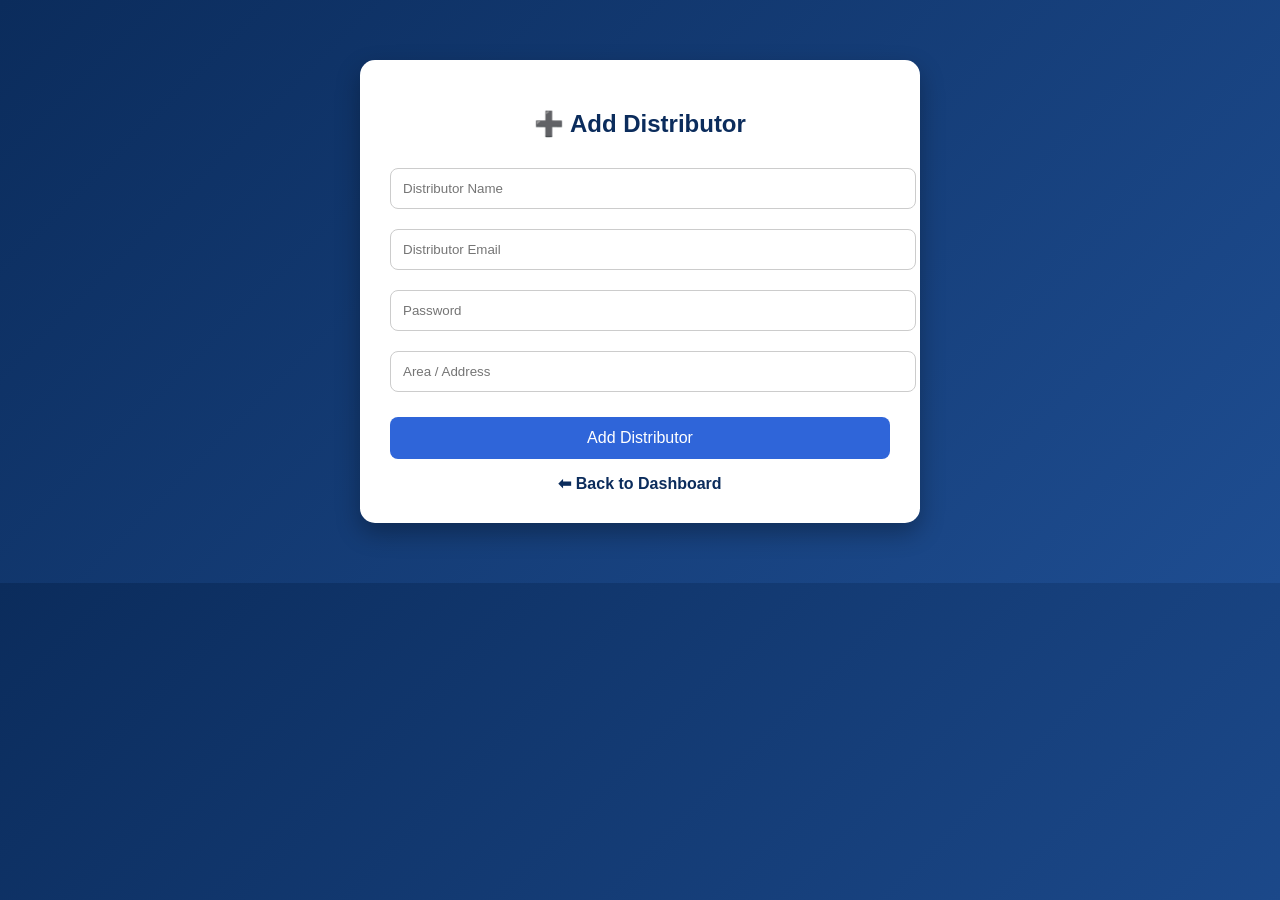
<file: frontend/add-distributor.html>
<!DOCTYPE html>
<html lang="en">
<head>
  <meta charset="UTF-8">
  <title>Add Distributor - LPGChain</title>
  <style>
    body {
      font-family: Arial;
      margin: 0;
      background: linear-gradient(135deg, #0b2c5c, #1e4d91);
      color: white;
    }

    .container {
      max-width: 500px;
      margin: 60px auto;
      background: white;
      color: black;
      padding: 30px;
      border-radius: 15px;
      box-shadow: 0 10px 25px rgba(0,0,0,0.3);
    }

    h2 {
      text-align: center;
      color: #0b2c5c;
    }

    input, select {
      width: 100%;
      padding: 12px;
      margin: 10px 0;
      border-radius: 8px;
      border: 1px solid #ccc;
    }

    button {
      width: 100%;
      padding: 12px;
      background: #2f65d9;
      color: white;
      border: none;
      border-radius: 8px;
      margin-top: 15px;
      cursor: pointer;
      font-size: 16px;
    }

    button:hover {
      background: #1e4fbf;
    }

    .back {
      text-align: center;
      margin-top: 15px;
    }

    .back a {
      color: #0b2c5c;
      text-decoration: none;
      font-weight: bold;
    }
  </style>
</head>
<body>

<div class="container">
  <h2>➕ Add Distributor</h2>

  <form id="distributorForm">
    <input type="text" id="name" placeholder="Distributor Name" required>
    <input type="email" id="email" placeholder="Distributor Email" required>
    <input type="password" id="password" placeholder="Password" required>
    <input type="text" id="area" placeholder="Area / Address" required>

    <button type="submit">Add Distributor</button>
  </form>

  <div class="back">
    <a href="admin-dashboard.html">⬅ Back to Dashboard</a>
  </div>
</div>

<script>
document.getElementById("distributorForm").addEventListener("submit", async function(e) {
  e.preventDefault();

  const data = {
    name: document.getElementById("name").value,
    email: document.getElementById("email").value,
    password: document.getElementById("password").value,
    role: "DISTRIBUTOR"
  };

  try {
    const response = await fetch("http://localhost:8080/api/users/register", {
      method: "POST",
      headers: {
        "Content-Type": "application/json"
      },
      body: JSON.stringify(data)
    });

    const result = await response.text();
    alert(result);

    document.getElementById("distributorForm").reset();

  } catch (error) {
    alert("Error connecting to backend!");
    console.error(error);
  }
});
</script>

</body>
</html>
</file>
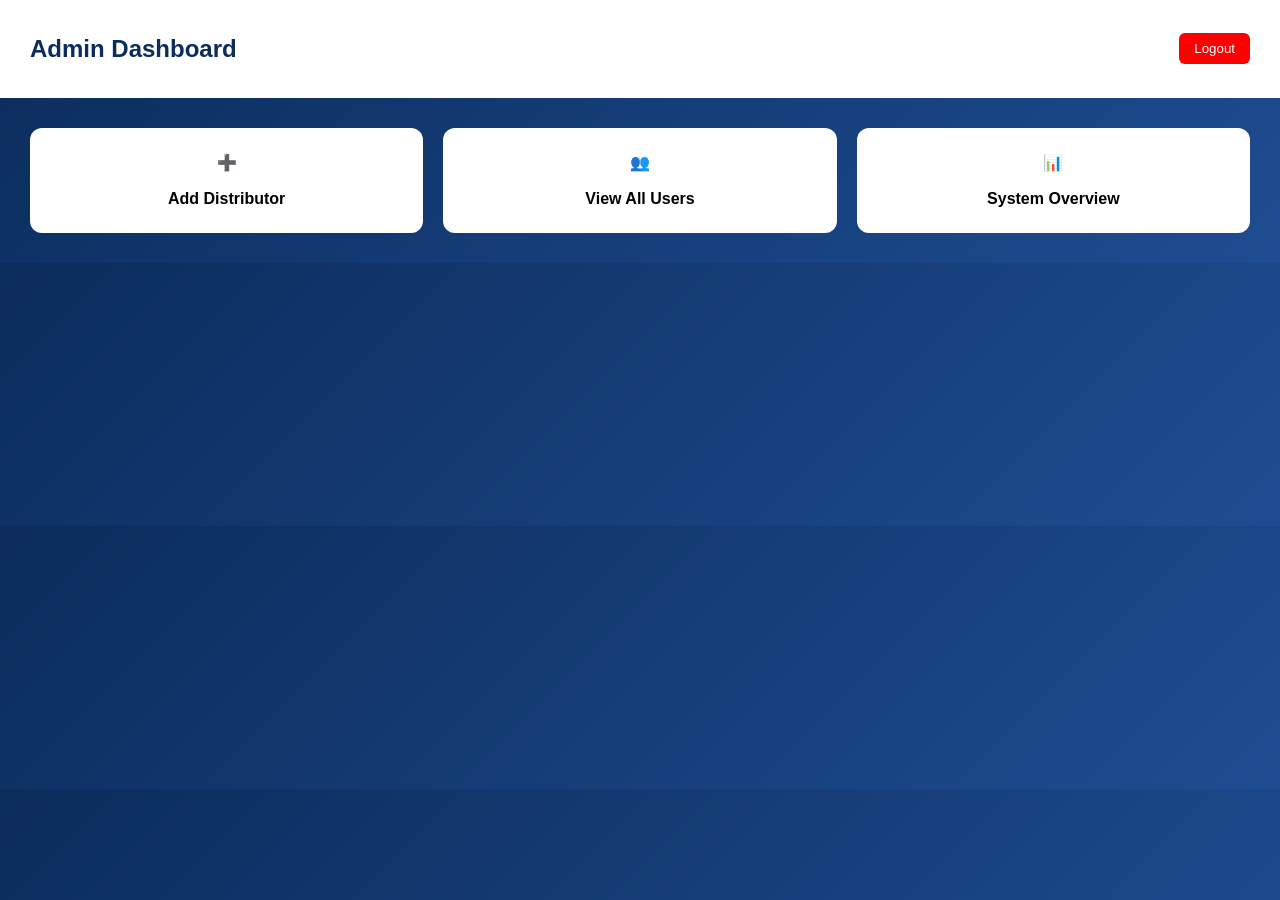
<file: frontend/admin-dashboard.html>
<!DOCTYPE html>
<html lang="en">
<head>
  <meta charset="UTF-8">
  <title>Admin Dashboard - LPGChain</title>
  <style>
    body {
      margin: 0;
      font-family: Arial;
      background: linear-gradient(135deg, #0b2c5c, #1e4d91);
      color: white;
    }

    .header {
      background: white;
      color: #0b2c5c;
      padding: 15px 30px;
      display: flex;
      justify-content: space-between;
      align-items: center;
    }

    .logout-btn {
      background: red;
      color: white;
      border: none;
      padding: 8px 15px;
      border-radius: 6px;
      cursor: pointer;
    }

    .container {
      padding: 30px;
    }

    .grid {
      display: grid;
      grid-template-columns: repeat(auto-fit, minmax(220px,1fr));
      gap: 20px;
    }

    .card {
      background: white;
      color: black;
      padding: 25px;
      border-radius: 12px;
      text-align: center;
      cursor: pointer;
      transition: 0.3s;
    }

    .card:hover {
      transform: translateY(-5px);
    }
  </style>
</head>

<body>

<div class="header">
  <h2>Admin Dashboard</h2>
  <button class="logout-btn" onclick="logout()">Logout</button>
</div>

<div class="container">
  <div class="grid">

    <div class="card" onclick="location.href='add-distributor.html'">
      ➕<br><br>
      <b>Add Distributor</b>
    </div>

    <div class="card">
      👥<br><br>
      <b>View All Users</b>
    </div>

    <div class="card">
      📊<br><br>
      <b>System Overview</b>
    </div>

  </div>
</div>

<script>
function logout(){
  alert("Logged out");
  window.location.href = "login.html";
}
</script>

</body>
</html>
</file>
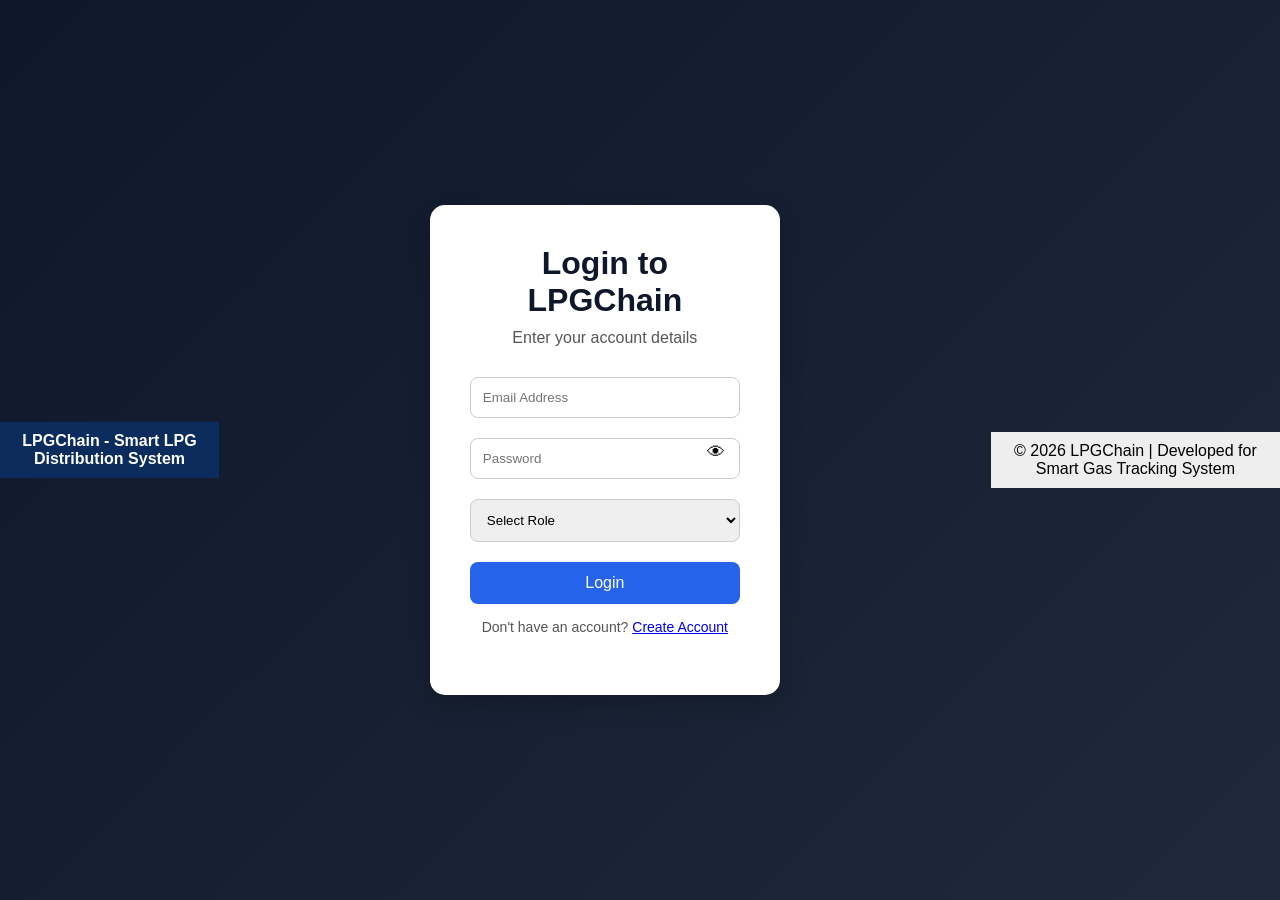
<file: frontend/admin.html>
<!DOCTYPE html>
<html lang="en">
<head>
  <meta charset="UTF-8">
  <meta name="viewport" content="width=device-width, initial-scale=1.0">
  <title>Admin Dashboard - LPGChain</title>
  <link rel="stylesheet" href="styles.css">
</head>
<body>

<script>
  if (localStorage.getItem("role") !== "ADMIN") {
    alert("Access Denied!");
    window.location.href = "login.html";
  }
</script>

<div class="container">
  <div class="login-box" style="max-width: 800px;">
    <h1>Admin Dashboard</h1>
    <p>Monitor LPGChain System</p>

    <div class="section">
      <h2>📊 System Overview</h2>
      <p>Total Customers: 120</p>
      <p>Total Distributors: 8</p>
      <p>Total Orders Today: 34</p>
    </div>

    <div class="section">
      <h2>⚠️ Fraud Alert</h2>
      <p>Distributor A has mismatch of 50 cylinders.</p>
    </div>

    <div class="section">
      <h2>➕ Add Distributor</h2>
      <button onclick="alert('Distributor adding feature coming next!')">Add New Distributor</button>
    </div>

    <div class="section">
      <h2>🧾 Recent Activity</h2>
      <ul style="text-align:left;">
        <li>Customer #102 booked cylinder</li>
        <li>Distributor B updated stock</li>
        <li>Fraud alert generated</li>
      </ul>
    </div>

    <button onclick="logout()" style="margin-top:20px; background:red;">Logout</button>
  </div>
</div>

<script>
  function logout() {
    localStorage.removeItem("role");
    window.location.href = "login.html";
  }
</script>

</body>
</html>
</file>
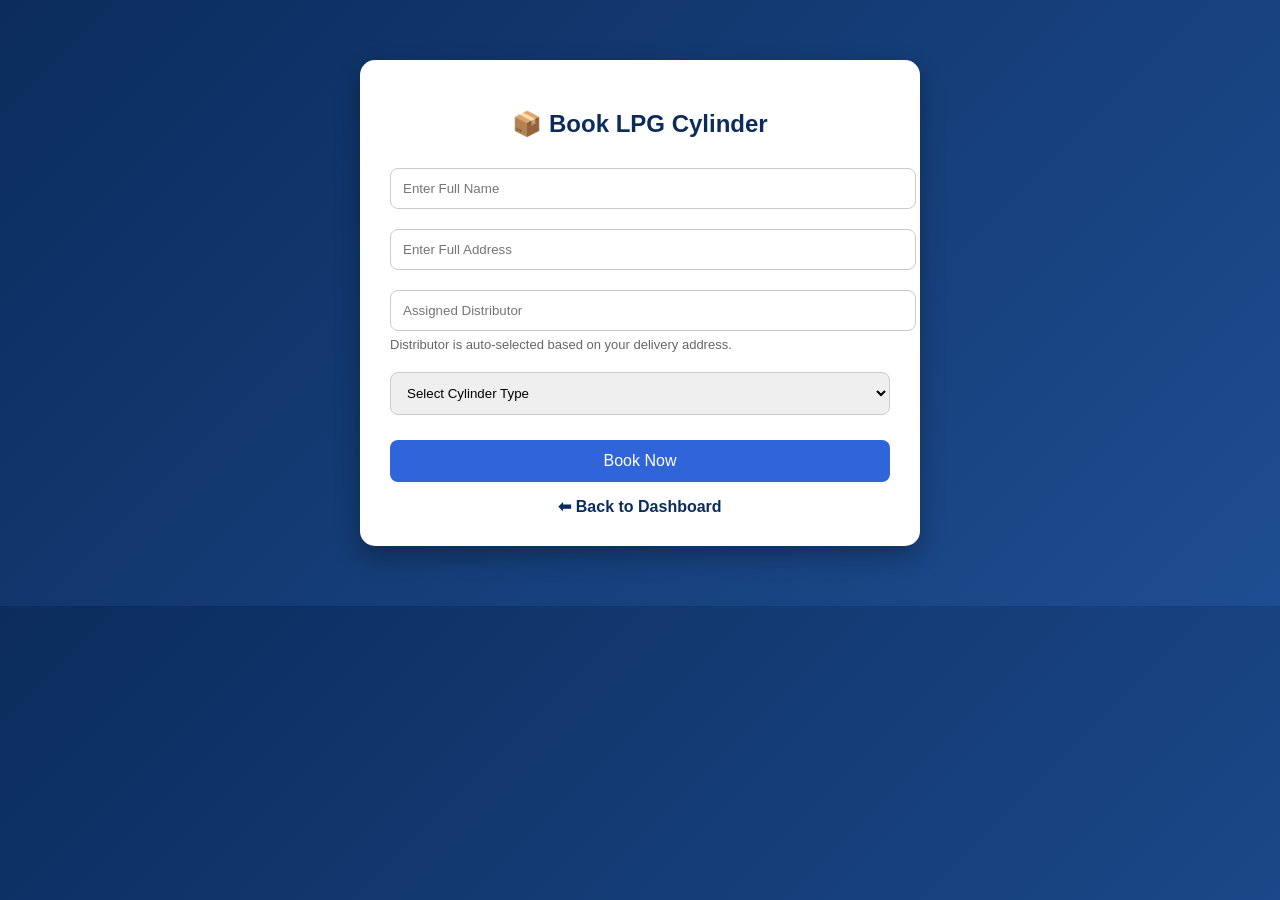
<file: frontend/book-cylinder.html>
<!DOCTYPE html>
<html lang="en">
<head>
  <meta charset="UTF-8">
  <title>Book Cylinder - LPGChain</title>
  <style>
    body {
      font-family: Arial;
      margin: 0;
      background: linear-gradient(135deg, #0b2c5c, #1e4d91);
      color: white;
    }

    .container {
      max-width: 500px;
      margin: 60px auto;
      background: white;
      color: black;
      padding: 30px;
      border-radius: 15px;
      box-shadow: 0 10px 25px rgba(0,0,0,0.3);
    }

    h2 {
      text-align: center;
      color: #0b2c5c;
    }

    input, select {
      width: 100%;
      padding: 12px;
      margin: 10px 0;
      border-radius: 8px;
      border: 1px solid #ccc;
    }

    button {
      width: 100%;
      padding: 12px;
      background: #2f65d9;
      color: white;
      border: none;
      border-radius: 8px;
      margin-top: 15px;
      cursor: pointer;
      font-size: 16px;
    }

    button:hover {
      background: #1e4fbf;
    }

    .back {
      text-align: center;
      margin-top: 15px;
    }

    .back a {
      color: #0b2c5c;
      text-decoration: none;
      font-weight: bold;
    }
  </style>
</head>

<body>

<div class="container">
  <h2>📦 Book LPG Cylinder</h2>

  <form id="bookingForm">
    <input type="text" id="name" placeholder="Enter Full Name" required>

    <input type="text" id="address" placeholder="Enter Full Address" required>
    <input type="text" id="distributor" placeholder="Assigned Distributor" readonly>
    <p style="font-size: 13px; color: #666; margin-top: -4px; margin-bottom: 10px;">Distributor is auto-selected based on your delivery address.</p>

    <select id="type" required>
      <option value="">Select Cylinder Type</option>
      <option value="Domestic">Domestic</option>
      <option value="Commercial">Commercial</option>
    </select>

    <button type="submit">Book Now</button>
  </form>

  <div class="back">
    <a href="customer-dashboard.html">⬅ Back to Dashboard</a>
  </div>
</div>

<script>
  // Infer distributor from free-form address input
  async function inferDistributor() {
    const address = document.getElementById("address").value.trim().toLowerCase();
    const distributorInput = document.getElementById("distributor");
    const knownAreas = ["wakad", "baner", "kharadi", "pimpri", "hinjewadi", "wakad", "pune", "lohegaon"];

    if (!address) {
      distributorInput.value = "";
      return;
    }

    const matchedArea = knownAreas.find(area => address.includes(area));
    if (!matchedArea) {
      distributorInput.value = "Auto assign after booking";
      return;
    }

    try {
      const response = await fetch(`http://localhost:8080/api/bookings/distributor/${encodeURIComponent(matchedArea)}`);
      const distributor = await response.text();
      distributorInput.value = distributor;
    } catch (error) {
      console.error("Error fetching distributor:", error);
      distributorInput.value = "Auto assign after booking";
    }
  }

  document.getElementById("address").addEventListener("blur", inferDistributor);
  document.getElementById("address").addEventListener("input", inferDistributor);

  // Handle form submission
  document.getElementById("bookingForm").addEventListener("submit", async function(e) {
    e.preventDefault();

    const bookingData = {
      name: document.getElementById("name").value,
      address: document.getElementById("address").value,
      type: document.getElementById("type").value,
      distributor: document.getElementById("distributor").value,
      status: "Booked"
    };

    try {
      const response = await fetch("http://localhost:8080/api/bookings/create", {
        method: "POST",
        headers: {
          "Content-Type": "application/json"
        },
        body: JSON.stringify(bookingData)
      });

      const result = await response.text();
      alert(result);

      document.getElementById("bookingForm").reset();
    } catch (error) {
      alert("Error connecting to backend!");
      console.error(error);
    }
  });
</script>

</body>
</html>
</file>
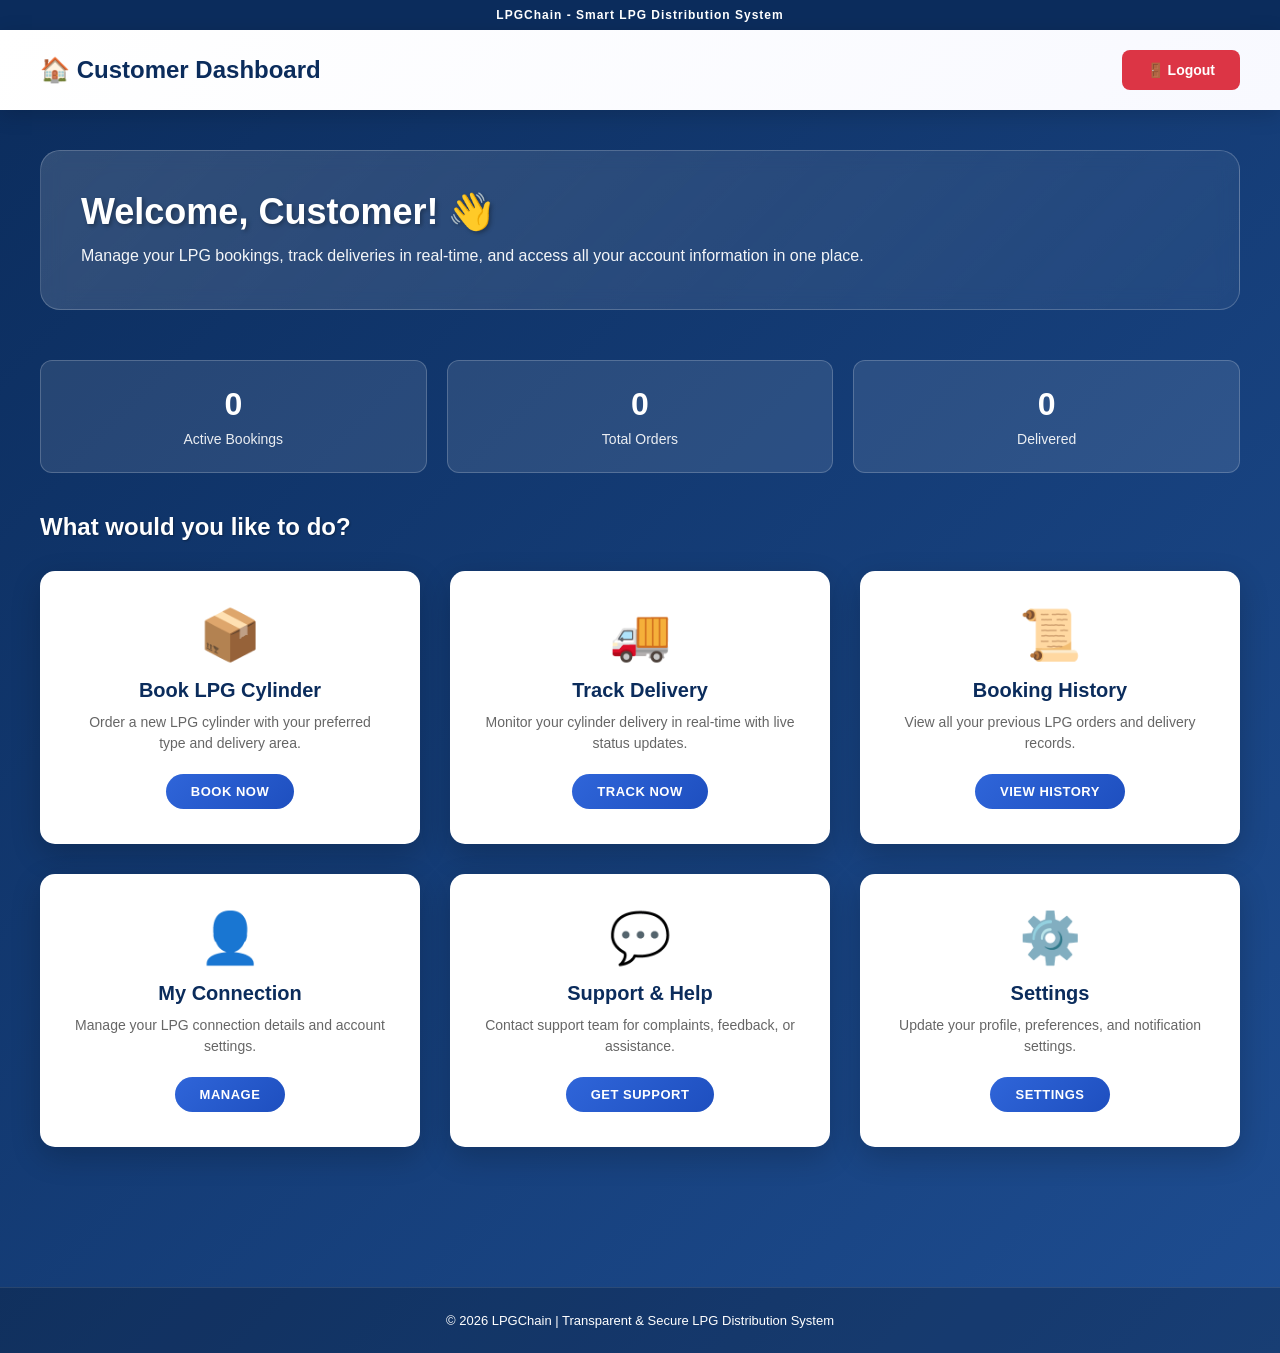
<file: frontend/customer-dashboard.html>
<!DOCTYPE html>
<html lang="en">
<head>
  <meta charset="UTF-8" />
  <meta name="viewport" content="width=device-width, initial-scale=1.0" />
  <title>Customer Dashboard - LPGChain</title>
  <style>
    * {
      margin: 0;
      padding: 0;
      box-sizing: border-box;
    }

    body {
      font-family: 'Segoe UI', Tahoma, Geneva, Verdana, sans-serif;
      background: linear-gradient(135deg, #0b2c5c, #1e4d91);
      color: white;
      min-height: 100vh;
    }

    /* Top Brand Bar */
    .brand-bar {
      background: #0b2c5c;
      padding: 8px 0;
      text-align: center;
      font-weight: bold;
      font-size: 12px;
      letter-spacing: 1px;
    }

    /* Header */
    .header {
      background: linear-gradient(135deg, #fff 0%, #f8f9ff 100%);
      padding: 20px 40px;
      display: flex;
      justify-content: space-between;
      align-items: center;
      box-shadow: 0 5px 20px rgba(0,0,0,0.15);
    }

    .header-left {
      display: flex;
      align-items: center;
      gap: 15px;
    }

    .header-left h2 {
      margin: 0;
      color: #0b2c5c;
      font-size: 24px;
    }

    .header-right {
      display: flex;
      gap: 15px;
      align-items: center;
    }

    .logout-btn {
      background: #dc3545;
      color: white;
      border: none;
      padding: 12px 25px;
      border-radius: 8px;
      cursor: pointer;
      font-weight: bold;
      transition: all 0.3s;
      font-size: 14px;
    }

    .logout-btn:hover {
      background: #c82333;
      transform: translateY(-2px);
      box-shadow: 0 5px 15px rgba(220, 53, 69, 0.3);
    }

    /* Main Container */
    .container {
      padding: 40px;
      max-width: 1400px;
      margin: 0 auto;
    }

    /* Welcome Section */
    .welcome-section {
      background: linear-gradient(135deg, rgba(255,255,255,0.15) 0%, rgba(255,255,255,0.05) 100%);
      padding: 40px;
      border-radius: 20px;
      margin-bottom: 50px;
      border: 1px solid rgba(255,255,255,0.2);
      backdrop-filter: blur(10px);
    }

    .welcome-section h1 {
      font-size: 36px;
      margin-bottom: 10px;
      text-shadow: 2px 2px 4px rgba(0,0,0,0.3);
    }

    .welcome-section p {
      font-size: 16px;
      opacity: 0.95;
      line-height: 1.6;
    }

    /* Dashboard Grid */
    .dashboard-title {
      color: white;
      font-size: 24px;
      margin-bottom: 30px;
      font-weight: bold;
      text-shadow: 1px 1px 2px rgba(0,0,0,0.3);
    }

    .dashboard-grid {
      display: grid;
      grid-template-columns: repeat(auto-fit, minmax(280px, 1fr));
      gap: 30px;
      margin-bottom: 50px;
    }

    /* Cards */
    .card-wrapper {
      text-decoration: none;
      color: inherit;
    }

    .card {
      background: white;
      border-radius: 15px;
      padding: 35px;
      text-align: center;
      box-shadow: 0 10px 30px rgba(0,0,0,0.2);
      transition: all 0.3s cubic-bezier(0.4, 0, 0.2, 1);
      cursor: pointer;
      position: relative;
      overflow: hidden;
    }

    .card::before {
      content: "";
      position: absolute;
      top: 0;
      left: -100%;
      width: 100%;
      height: 100%;
      background: linear-gradient(90deg, transparent, rgba(255,255,255,0.2), transparent);
      transition: left 0.5s;
    }

    .card:hover {
      transform: translateY(-10px) scale(1.02);
      box-shadow: 0 20px 50px rgba(0,0,0,0.3);
      background: linear-gradient(135deg, #fff 0%, #f3f7ff 100%);
    }

    .card:hover::before {
      left: 100%;
    }

    .card-icon {
      font-size: 50px;
      margin-bottom: 15px;
      display: block;
    }

    .card h3 {
      margin: 15px 0 10px;
      font-size: 20px;
      color: #0b2c5c;
      font-weight: bold;
    }

    .card p {
      font-size: 14px;
      color: #666;
      line-height: 1.5;
      margin-bottom: 20px;
    }

    .card-button {
      display: inline-block;
      background: linear-gradient(135deg, #2f65d9 0%, #1e4fbf 100%);
      color: white;
      padding: 10px 25px;
      border-radius: 25px;
      font-size: 13px;
      font-weight: bold;
      transition: all 0.3s;
      border: none;
      cursor: pointer;
      text-transform: uppercase;
      letter-spacing: 0.5px;
    }

    .card-button:hover {
      background: linear-gradient(135deg, #1e4fbf 0%, #0f3080 100%);
      box-shadow: 0 5px 15px rgba(47, 101, 217, 0.4);
      transform: scale(1.05);
    }

    /* Quick Stats */
    .quick-stats {
      display: grid;
      grid-template-columns: repeat(auto-fit, minmax(200px, 1fr));
      gap: 20px;
      margin-bottom: 40px;
    }

    .stat-box {
      background: rgba(255,255,255,0.1);
      padding: 25px;
      border-radius: 12px;
      border: 1px solid rgba(255,255,255,0.2);
      text-align: center;
    }

    .stat-value {
      font-size: 32px;
      font-weight: bold;
      margin-bottom: 8px;
    }

    .stat-label {
      font-size: 14px;
      opacity: 0.9;
    }

    /* Footer */
    .footer {
      background: rgba(0,0,0,0.2);
      text-align: center;
      padding: 25px;
      margin-top: 50px;
      font-size: 13px;
      border-top: 1px solid rgba(255,255,255,0.1);
    }

    /* Responsive */
    @media (max-width: 768px) {
      .header {
        flex-direction: column;
        gap: 15px;
        padding: 15px 20px;
      }

      .container {
        padding: 20px;
      }

      .welcome-section {
        padding: 25px;
      }

      .welcome-section h1 {
        font-size: 28px;
      }

      .dashboard-grid {
        grid-template-columns: 1fr;
      }

      .dashboard-title {
        font-size: 20px;
      }
    }
  </style>
</head>
<body>

  <div class="brand-bar">
    LPGChain - Smart LPG Distribution System
  </div>

  <div class="header">
    <div class="header-left">
      <h2>🏠 Customer Dashboard</h2>
    </div>
    <div class="header-right">
      <button class="logout-btn" onclick="logout()">🚪 Logout</button>
    </div>
  </div>

  <div class="container">
    <!-- Welcome Section -->
    <div class="welcome-section">
      <h1>Welcome, Customer! 👋</h1>
      <p>Manage your LPG bookings, track deliveries in real-time, and access all your account information in one place.</p>
    </div>

    <!-- Quick Stats -->
    <div class="quick-stats">
      <div class="stat-box">
        <div class="stat-value">0</div>
        <div class="stat-label">Active Bookings</div>
      </div>
      <div class="stat-box">
        <div class="stat-value">0</div>
        <div class="stat-label">Total Orders</div>
      </div>
      <div class="stat-box">
        <div class="stat-value">0</div>
        <div class="stat-label">Delivered</div>
      </div>
    </div>

    <!-- Main Dashboard Grid -->
    <div class="dashboard-title">What would you like to do?</div>

    <div class="dashboard-grid">
      <a href="book-cylinder.html" class="card-wrapper">
        <div class="card">
          <span class="card-icon">📦</span>
          <h3>Book LPG Cylinder</h3>
          <p>Order a new LPG cylinder with your preferred type and delivery area.</p>
          <button class="card-button">Book Now</button>
        </div>
      </a>

      <a href="track-order.html" class="card-wrapper">
        <div class="card">
          <span class="card-icon">🚚</span>
          <h3>Track Delivery</h3>
          <p>Monitor your cylinder delivery in real-time with live status updates.</p>
          <button class="card-button">Track Now</button>
        </div>
      </a>

      <a href="#" class="card-wrapper">
        <div class="card">
          <span class="card-icon">📜</span>
          <h3>Booking History</h3>
          <p>View all your previous LPG orders and delivery records.</p>
          <button class="card-button">View History</button>
        </div>
      </a>

      <a href="#" class="card-wrapper">
        <div class="card">
          <span class="card-icon">👤</span>
          <h3>My Connection</h3>
          <p>Manage your LPG connection details and account settings.</p>
          <button class="card-button">Manage</button>
        </div>
      </a>

      <a href="#" class="card-wrapper">
        <div class="card">
          <span class="card-icon">💬</span>
          <h3>Support & Help</h3>
          <p>Contact support team for complaints, feedback, or assistance.</p>
          <button class="card-button">Get Support</button>
        </div>
      </a>

      <a href="#" class="card-wrapper">
        <div class="card">
          <span class="card-icon">⚙️</span>
          <h3>Settings</h3>
          <p>Update your profile, preferences, and notification settings.</p>
          <button class="card-button">Settings</button>
        </div>
      </a>
    </div>
  </div>

  <div class="footer">
    © 2026 LPGChain | Transparent & Secure LPG Distribution System
  </div>

  <script>
    function logout() {
      if (confirm("Are you sure you want to logout?")) {
        alert("Logged out successfully!");
        window.location.href = "index.html";
      }
    }
  </script>

</body>
</html>
</file>
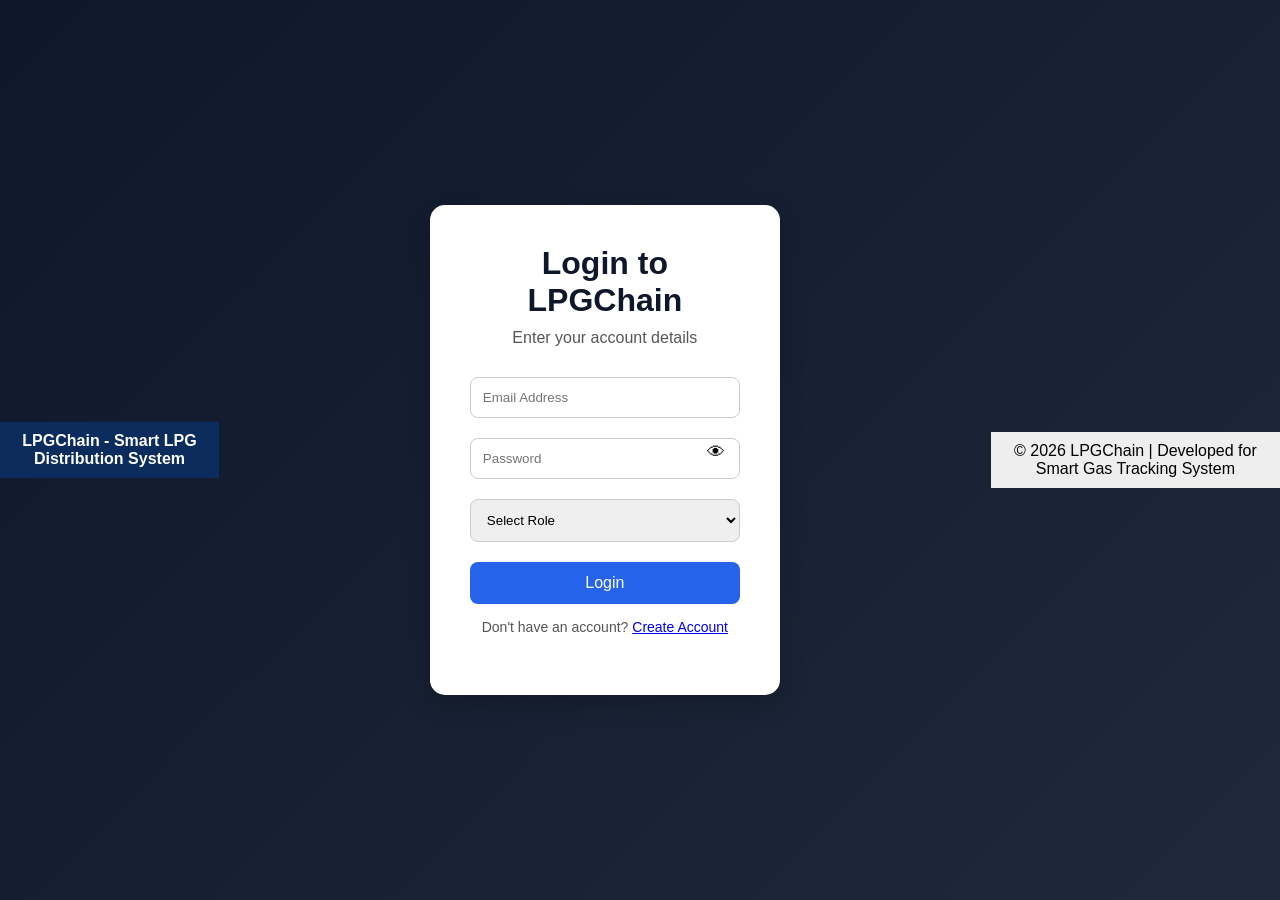
<file: frontend/customer.html>
<!DOCTYPE html>
<html lang="en">
<head>
  <meta charset="UTF-8">
  <meta name="viewport" content="width=device-width, initial-scale=1.0">
  <title>Customer Dashboard - LPGChain</title>
  <link rel="stylesheet" href="styles.css">
</head>
<body>

<script>
  if (localStorage.getItem("role") !== "CUSTOMER") {
    alert("Access Denied!");
    window.location.href = "login.html";
  }
</script>

<div class="container">
  <div class="login-box" style="max-width: 750px;">
    <h1>Customer Dashboard</h1>
    <p>Welcome to LPGChain Customer Panel</p>

    <div class="section">
      <h2>📦 Book LPG Cylinder</h2>
      <button onclick="bookCylinder()">Book Now</button>
    </div>

    <div class="section">
      <h2>🚚 Cylinder Tracking</h2>
      <p id="latestStatus">Loading latest order status...</p>

      <div class="tracking-container">
        <div class="tracking-step" id="step-booked">Booked</div>
        <div class="tracking-step" id="step-out">Out for Delivery</div>
        <div class="tracking-step" id="step-delivered">Delivered</div>
      </div>
    </div>

    <div class="section">
      <h2>📋 My Orders</h2>
      <ul id="ordersList" style="text-align:left;">
        <li>Loading orders...</li>
      </ul>
    </div>

    <div class="section">
      <h2>👤 Account Info</h2>
      <p>Email: <span id="userEmail"></span></p>
    </div>

    <button onclick="logout()" style="margin-top:20px; background:red;">Logout</button>
  </div>
</div>

<script>
  const email = localStorage.getItem("email");
  document.getElementById("userEmail").innerText = email;

  async function bookCylinder() {
    const address = prompt("Enter delivery address:");

    if (!address) {
      alert("Address is required!");
      return;
    }

    const orderData = {
      customerEmail: email,
      address: address
    };

    try {
      const response = await fetch("http://localhost:8080/api/orders/book", {
        method: "POST",
        headers: {
          "Content-Type": "application/json"
        },
        body: JSON.stringify(orderData)
      });

      const result = await response.text();
      alert(result);
      loadOrders();

    } catch (error) {
      alert("Booking failed!");
      console.error(error);
    }
  }

  async function loadOrders() {
    try {
      const response = await fetch(`http://localhost:8080/api/orders/${email}`);
      const orders = await response.json();

      const ordersList = document.getElementById("ordersList");
      const latestStatus = document.getElementById("latestStatus");

      ordersList.innerHTML = "";

      if (orders.length === 0) {
        ordersList.innerHTML = "<li>No orders found.</li>";
        latestStatus.innerText = "No active order.";
        return;
      }

      orders.forEach(order => {
        const li = document.createElement("li");
        li.innerText = `Order #${order.id} - ${order.status} - ${order.address}`;
        ordersList.appendChild(li);
      });

      const latestOrder = orders[orders.length - 1];
      latestStatus.innerText = `Order #${latestOrder.id} is currently: ${latestOrder.status}`;

      // Reset tracking styles
      document.getElementById("step-booked").classList.remove("active");
      document.getElementById("step-out").classList.remove("active");
      document.getElementById("step-delivered").classList.remove("active");

      // Activate tracking based on status
      if (latestOrder.status === "Booked") {
        document.getElementById("step-booked").classList.add("active");
      }
      else if (latestOrder.status === "Out for Delivery") {
        document.getElementById("step-booked").classList.add("active");
        document.getElementById("step-out").classList.add("active");
      }
      else if (latestOrder.status === "Delivered") {
        document.getElementById("step-booked").classList.add("active");
        document.getElementById("step-out").classList.add("active");
        document.getElementById("step-delivered").classList.add("active");
      }

    } catch (error) {
      console.error("Error loading orders:", error);
      document.getElementById("ordersList").innerHTML = "<li>Error loading orders.</li>";
      document.getElementById("latestStatus").innerText = "Unable to fetch order status.";
    }
  }

  function logout() {
    localStorage.removeItem("role");
    localStorage.removeItem("email");
    window.location.href = "login.html";
  }

  loadOrders();
</script>

</body>
</html>
</file>
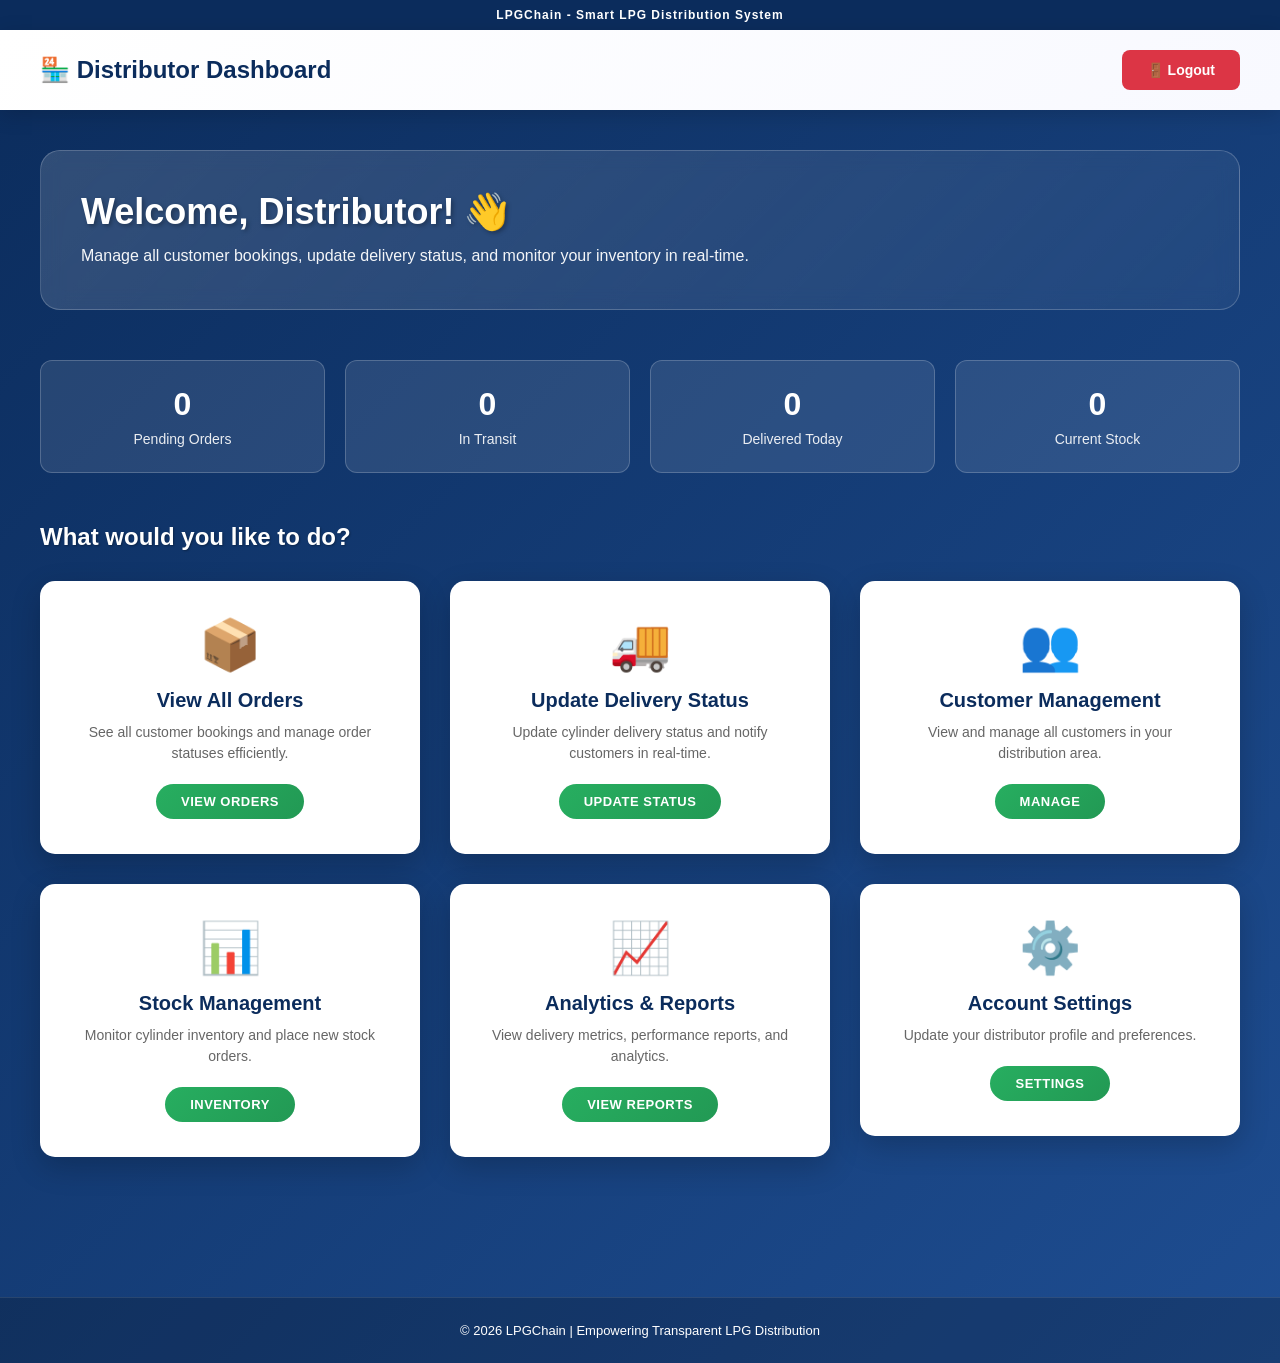
<file: frontend/distributor-dashboard.html>
<!DOCTYPE html>
<html lang="en">
<head>
  <meta charset="UTF-8">
  <title>Distributor Dashboard - LPGChain</title>
  <style>
    * {
      margin: 0;
      padding: 0;
      box-sizing: border-box;
    }

    body {
      font-family: 'Segoe UI', Tahoma, Geneva, Verdana, sans-serif;
      background: linear-gradient(135deg, #0b2c5c, #1e4d91);
      color: white;
      min-height: 100vh;
    }

    /* Top Brand Bar */
    .brand-bar {
      background: #0b2c5c;
      padding: 8px 0;
      text-align: center;
      font-weight: bold;
      font-size: 12px;
      letter-spacing: 1px;
    }

    /* Header */
    .header {
      background: linear-gradient(135deg, #fff 0%, #f8f9ff 100%);
      padding: 20px 40px;
      display: flex;
      justify-content: space-between;
      align-items: center;
      box-shadow: 0 5px 20px rgba(0,0,0,0.15);
    }

    .header-left {
      display: flex;
      align-items: center;
      gap: 15px;
    }

    .header-left h2 {
      margin: 0;
      color: #0b2c5c;
      font-size: 24px;
    }

    .header-right {
      display: flex;
      gap: 15px;
      align-items: center;
    }

    .logout-btn {
      background: #dc3545;
      color: white;
      border: none;
      padding: 12px 25px;
      border-radius: 8px;
      cursor: pointer;
      font-weight: bold;
      transition: all 0.3s;
      font-size: 14px;
    }

    .logout-btn:hover {
      background: #c82333;
      transform: translateY(-2px);
      box-shadow: 0 5px 15px rgba(220, 53, 69, 0.3);
    }

    /* Container */
    .container {
      padding: 40px;
      max-width: 1400px;
      margin: 0 auto;
    }

    /* Welcome Section */
    .welcome-section {
      background: linear-gradient(135deg, rgba(255,255,255,0.15) 0%, rgba(255,255,255,0.05) 100%);
      padding: 40px;
      border-radius: 20px;
      margin-bottom: 50px;
      border: 1px solid rgba(255,255,255,0.2);
      backdrop-filter: blur(10px);
    }

    .welcome-section h1 {
      font-size: 36px;
      margin-bottom: 10px;
      text-shadow: 2px 2px 4px rgba(0,0,0,0.3);
    }

    .welcome-section p {
      font-size: 16px;
      opacity: 0.95;
      line-height: 1.6;
    }

    /* Stats Section */
    .stats-section {
      display: grid;
      grid-template-columns: repeat(auto-fit, minmax(200px, 1fr));
      gap: 20px;
      margin-bottom: 50px;
    }

    .stat-box {
      background: rgba(255,255,255,0.1);
      padding: 25px;
      border-radius: 12px;
      border: 1px solid rgba(255,255,255,0.2);
      text-align: center;
    }

    .stat-value {
      font-size: 32px;
      font-weight: bold;
      margin-bottom: 8px;
    }

    .stat-label {
      font-size: 14px;
      opacity: 0.9;
    }

    /* Dashboard Title */
    .dashboard-title {
      color: white;
      font-size: 24px;
      margin-bottom: 30px;
      font-weight: bold;
      text-shadow: 1px 1px 2px rgba(0,0,0,0.3);
    }

    /* Grid Layout */
    .dashboard-grid {
      display: grid;
      grid-template-columns: repeat(auto-fit, minmax(280px, 1fr));
      gap: 30px;
      margin-bottom: 50px;
    }

    /* Cards */
    .card-wrapper {
      text-decoration: none;
      color: inherit;
    }

    .card {
      background: white;
      border-radius: 15px;
      padding: 35px;
      text-align: center;
      box-shadow: 0 10px 30px rgba(0,0,0,0.2);
      transition: all 0.3s cubic-bezier(0.4, 0, 0.2, 1);
      cursor: pointer;
      position: relative;
      overflow: hidden;
    }

    .card::before {
      content: "";
      position: absolute;
      top: 0;
      left: -100%;
      width: 100%;
      height: 100%;
      background: linear-gradient(90deg, transparent, rgba(255,255,255,0.2), transparent);
      transition: left 0.5s;
    }

    .card:hover {
      transform: translateY(-10px) scale(1.02);
      box-shadow: 0 20px 50px rgba(0,0,0,0.3);
      background: linear-gradient(135deg, #fff 0%, #f3f7ff 100%);
    }

    .card:hover::before {
      left: 100%;
    }

    .card-icon {
      font-size: 50px;
      margin-bottom: 15px;
      display: block;
    }

    .card h3 {
      margin: 15px 0 10px;
      font-size: 20px;
      color: #0b2c5c;
      font-weight: bold;
    }

    .card p {
      font-size: 14px;
      color: #666;
      line-height: 1.5;
      margin-bottom: 20px;
    }

    .card-button {
      display: inline-block;
      background: linear-gradient(135deg, #27ae60 0%, #229954 100%);
      color: white;
      padding: 10px 25px;
      border-radius: 25px;
      font-size: 13px;
      font-weight: bold;
      transition: all 0.3s;
      border: none;
      cursor: pointer;
      text-transform: uppercase;
      letter-spacing: 0.5px;
    }

    .card-button:hover {
      background: linear-gradient(135deg, #229954 0%, #1a7339 100%);
      box-shadow: 0 5px 15px rgba(39, 174, 96, 0.4);
      transform: scale(1.05);
    }

    /* Footer */
    .footer {
      background: rgba(0,0,0,0.2);
      text-align: center;
      padding: 25px;
      margin-top: 50px;
      font-size: 13px;
      border-top: 1px solid rgba(255,255,255,0.1);
    }

    /* Responsive */
    @media (max-width: 768px) {
      .header {
        flex-direction: column;
        gap: 15px;
        padding: 15px 20px;
      }

      .container {
        padding: 20px;
      }

      .welcome-section {
        padding: 25px;
      }

      .welcome-section h1 {
        font-size: 28px;
      }

      .dashboard-grid {
        grid-template-columns: 1fr;
      }
    }
  </style>
</head>

<body>

  <div class="brand-bar">
    LPGChain - Smart LPG Distribution System
  </div>

  <div class="header">
    <div class="header-left">
      <h2>🏪 Distributor Dashboard</h2>
    </div>
    <div class="header-right">
      <button class="logout-btn" onclick="logout()">🚪 Logout</button>
    </div>
  </div>

  <div class="container">
    <!-- Welcome Section -->
    <div class="welcome-section">
      <h1>Welcome, Distributor! 👋</h1>
      <p>Manage all customer bookings, update delivery status, and monitor your inventory in real-time.</p>
    </div>

    <!-- Quick Stats -->
    <div class="stats-section">
      <div class="stat-box">
        <div class="stat-value">0</div>
        <div class="stat-label">Pending Orders</div>
      </div>
      <div class="stat-box">
        <div class="stat-value">0</div>
        <div class="stat-label">In Transit</div>
      </div>
      <div class="stat-box">
        <div class="stat-value">0</div>
        <div class="stat-label">Delivered Today</div>
      </div>
      <div class="stat-box">
        <div class="stat-value">0</div>
        <div class="stat-label">Current Stock</div>
      </div>
    </div>

    <!-- Main Dashboard Grid -->
    <div class="dashboard-title">What would you like to do?</div>

    <div class="dashboard-grid">
      <a href="view-orders.html" class="card-wrapper">
        <div class="card">
          <span class="card-icon">📦</span>
          <h3>View All Orders</h3>
          <p>See all customer bookings and manage order statuses efficiently.</p>
          <button class="card-button">View Orders</button>
        </div>
      </a>

      <a href="update-status.html" class="card-wrapper">
        <div class="card">
          <span class="card-icon">🚚</span>
          <h3>Update Delivery Status</h3>
          <p>Update cylinder delivery status and notify customers in real-time.</p>
          <button class="card-button">Update Status</button>
        </div>
      </a>

      <div class="card-wrapper">
        <div class="card">
          <span class="card-icon">👥</span>
          <h3>Customer Management</h3>
          <p>View and manage all customers in your distribution area.</p>
          <button class="card-button">Manage</button>
        </div>
      </div>

      <div class="card-wrapper">
        <div class="card">
          <span class="card-icon">📊</span>
          <h3>Stock Management</h3>
          <p>Monitor cylinder inventory and place new stock orders.</p>
          <button class="card-button">Inventory</button>
        </div>
      </div>

      <div class="card-wrapper">
        <div class="card">
          <span class="card-icon">📈</span>
          <h3>Analytics & Reports</h3>
          <p>View delivery metrics, performance reports, and analytics.</p>
          <button class="card-button">View Reports</button>
        </div>
      </div>

      <div class="card-wrapper">
        <div class="card">
          <span class="card-icon">⚙️</span>
          <h3>Account Settings</h3>
          <p>Update your distributor profile and preferences.</p>
          <button class="card-button">Settings</button>
        </div>
      </div>
    </div>
  </div>

  <div class="footer">
    © 2026 LPGChain | Empowering Transparent LPG Distribution
  </div>

<script>
  function logout(){
    if (confirm("Are you sure you want to logout?")) {
      alert("Logged out successfully!");
      window.location.href = "index.html";
    }
  }
</script>

</body>
</html>
</file>
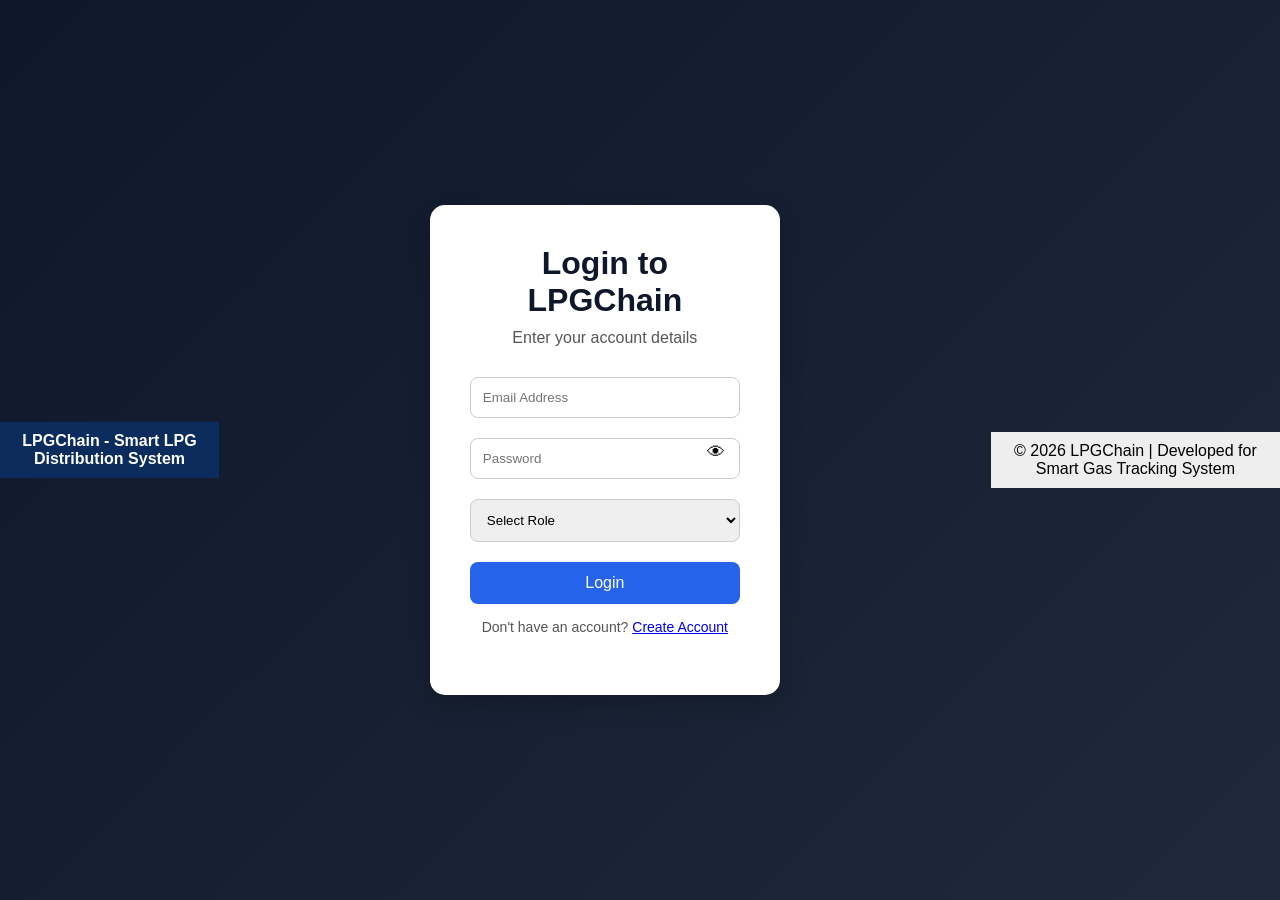
<file: frontend/distributor.html>
<!DOCTYPE html>
<html lang="en">
<head>
  <meta charset="UTF-8">
  <meta name="viewport" content="width=device-width, initial-scale=1.0">
  <title>Distributor Dashboard - LPGChain</title>
  <link rel="stylesheet" href="styles.css">
</head>
<body>

<script>
  if (localStorage.getItem("role") !== "DISTRIBUTOR") {
    alert("Access Denied!");
    window.location.href = "login.html";
  }
</script>

<div class="container">
  <div class="login-box" style="max-width: 850px;">
    <h1>Distributor Dashboard</h1>
    <p>Manage LPG Orders and Delivery</p>

    <div class="section">
      <h2>📦 All Customer Orders</h2>
      <ul id="ordersList" style="text-align:left;">
        <li>Loading orders...</li>
      </ul>
    </div>

    <div class="section">
      <h2>🔄 Update Order Status</h2>
      <input type="number" id="orderId" placeholder="Enter Order ID" />
      <select id="status">
        <option value="Booked">Booked</option>
        <option value="Out for Delivery">Out for Delivery</option>
        <option value="Delivered">Delivered</option>
      </select>
      <button onclick="updateOrderStatus()">Update Status</button>
    </div>

    <button onclick="logout()" style="margin-top:20px; background:red;">Logout</button>
  </div>
</div>

<script>
  async function loadAllOrders() {
    try {
      const response = await fetch("http://localhost:8080/api/orders/all");
      const orders = await response.json();

      const ordersList = document.getElementById("ordersList");
      ordersList.innerHTML = "";

      if (orders.length === 0) {
        ordersList.innerHTML = "<li>No orders found.</li>";
        return;
      }

      orders.forEach(order => {
        const li = document.createElement("li");
        li.innerText = `Order #${order.id} | ${order.customerEmail} | ${order.status} | ${order.address}`;
        ordersList.appendChild(li);
      });

    } catch (error) {
      console.error("Error loading orders:", error);
      document.getElementById("ordersList").innerHTML = "<li>Error loading orders.</li>";
    }
  }

  async function updateOrderStatus() {
    const orderId = document.getElementById("orderId").value;
    const status = document.getElementById("status").value;

    if (!orderId) {
      alert("Please enter Order ID!");
      return;
    }

    try {
      const response = await fetch(`http://localhost:8080/api/orders/update/${orderId}`, {
        method: "PUT",
        headers: {
          "Content-Type": "application/json"
        },
        body: JSON.stringify({ status: status })
      });

      const result = await response.text();
      alert(result);
      loadAllOrders();

    } catch (error) {
      alert("Failed to update order!");
      console.error(error);
    }
  }

  function logout() {
    localStorage.removeItem("role");
    localStorage.removeItem("email");
    window.location.href = "login.html";
  }

  loadAllOrders();
</script>

</body>
</html>
</file>
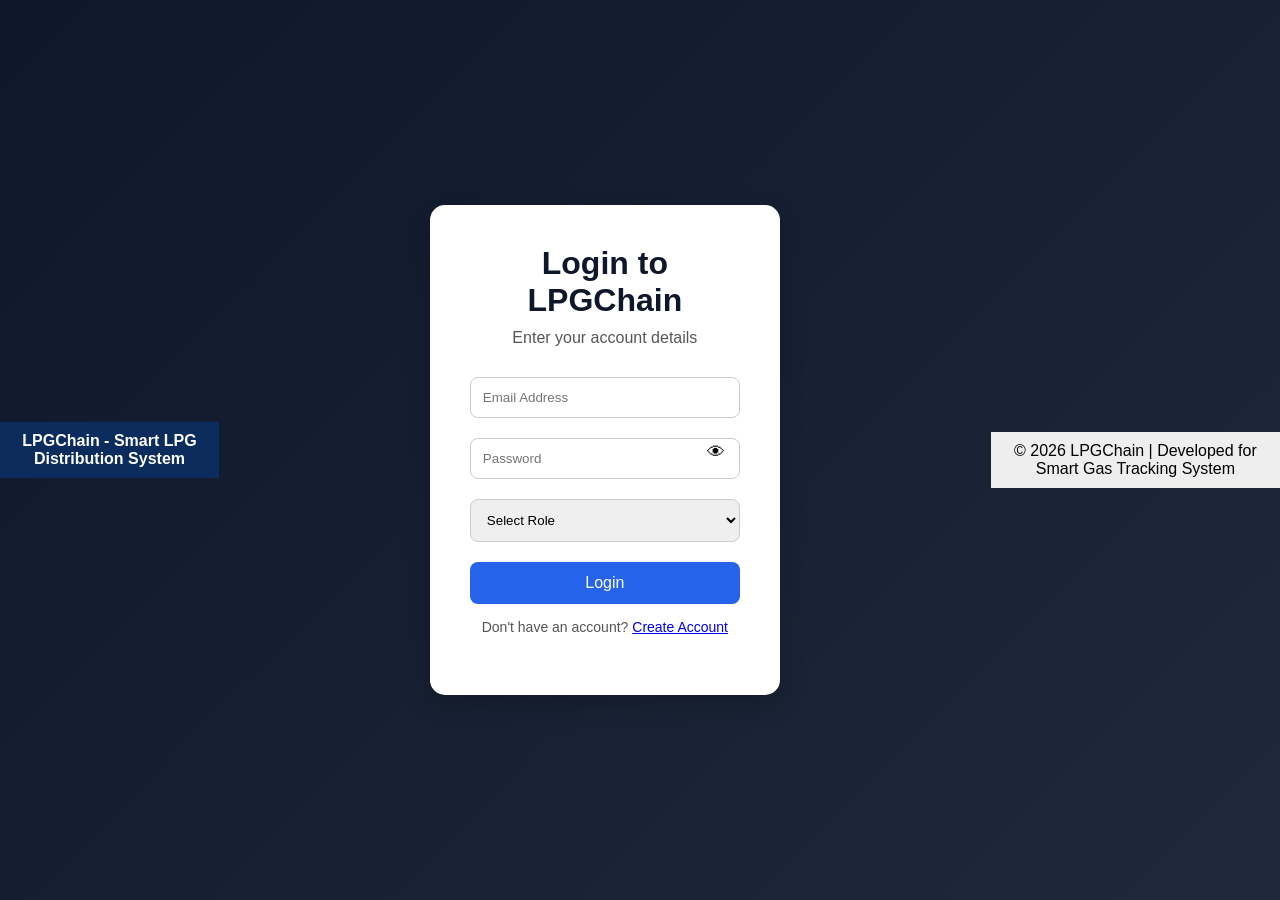
<file: frontend/login.html>
<!DOCTYPE html>
<html lang="en">

<head>
  <meta charset="UTF-8" />
  <meta name="viewport" content="width=device-width, initial-scale=1.0" />
  <title>Login - LPGChain</title>
  <link rel="stylesheet" href="styles.css" />
</head>

<body>

  <div style="background:#0b2c5c; color:white; padding:10px; text-align:center; font-weight:bold;">
    LPGChain - Smart LPG Distribution System
  </div>

  <div class="container">
    <div class="login-box">
      <h1>Login to LPGChain</h1>
      <p>Enter your account details</p>

      <form id="loginForm">
        <input type="email" id="email" placeholder="Email Address" required />

        <div style="position: relative;">
          <input type="password" id="password" placeholder="Password" required style="width: 100%; padding-right: 50px;"
            oncopy="return false" oncut="return false" onpaste="return false" />
          <span onclick="togglePassword('password')"
            style="position: absolute; right: 15px; top: 14px; cursor: pointer; font-size: 18px;">
            👁
          </span>
        </div>

        <select id="role" required>
          <option value="">Select Role</option>
          <option value="customer">Customer</option>
          <option value="distributor">Distributor</option>
          <option value="admin">Admin</option>
        </select>

        <button type="submit">Login</button>
      </form>

      <p style="margin-top: 15px; font-size: 14px;">
        Don't have an account? <a href="register.html">Create Account</a>
      </p>
    </div>
  </div>

  <script>
    document.getElementById("loginForm").addEventListener("submit", async function(e) {
      e.preventDefault();

      const email = document.getElementById("email").value.trim();
      const password = document.getElementById("password").value.trim();
      const role = document.getElementById("role").value;

      const loginData = {
        email: email,
        password: password,
        role: role.toUpperCase()
      };

      try {
        const response = await fetch("http://localhost:8080/api/users/login", {
          method: "POST",
          headers: {
            "Content-Type": "application/json"
          },
          body: JSON.stringify(loginData)
        });

        const result = await response.text();

        if (response.ok) {
          alert("✅ Login successful!");

          if (role === "customer") {
            window.location.href = "customer-dashboard.html";
          } else if (role === "distributor") {
            window.location.href = "distributor-dashboard.html";
          } else if (role === "admin") {
            window.location.href = "admin-dashboard.html";
          }

        } else {
          alert("❌ Login failed: " + result);
        }

      } catch (error) {
        alert("❌ Error connecting to backend!");
        console.error(error);
      }
    });

    function togglePassword(id) {
      const input = document.getElementById(id);
      input.type = input.type === "password" ? "text" : "password";
    }
  </script>

  <div style="text-align:center; padding:10px; background:#eee; margin-top:20px;">
    © 2026 LPGChain | Developed for Smart Gas Tracking System
  </div>

</body>

</html>
</file>
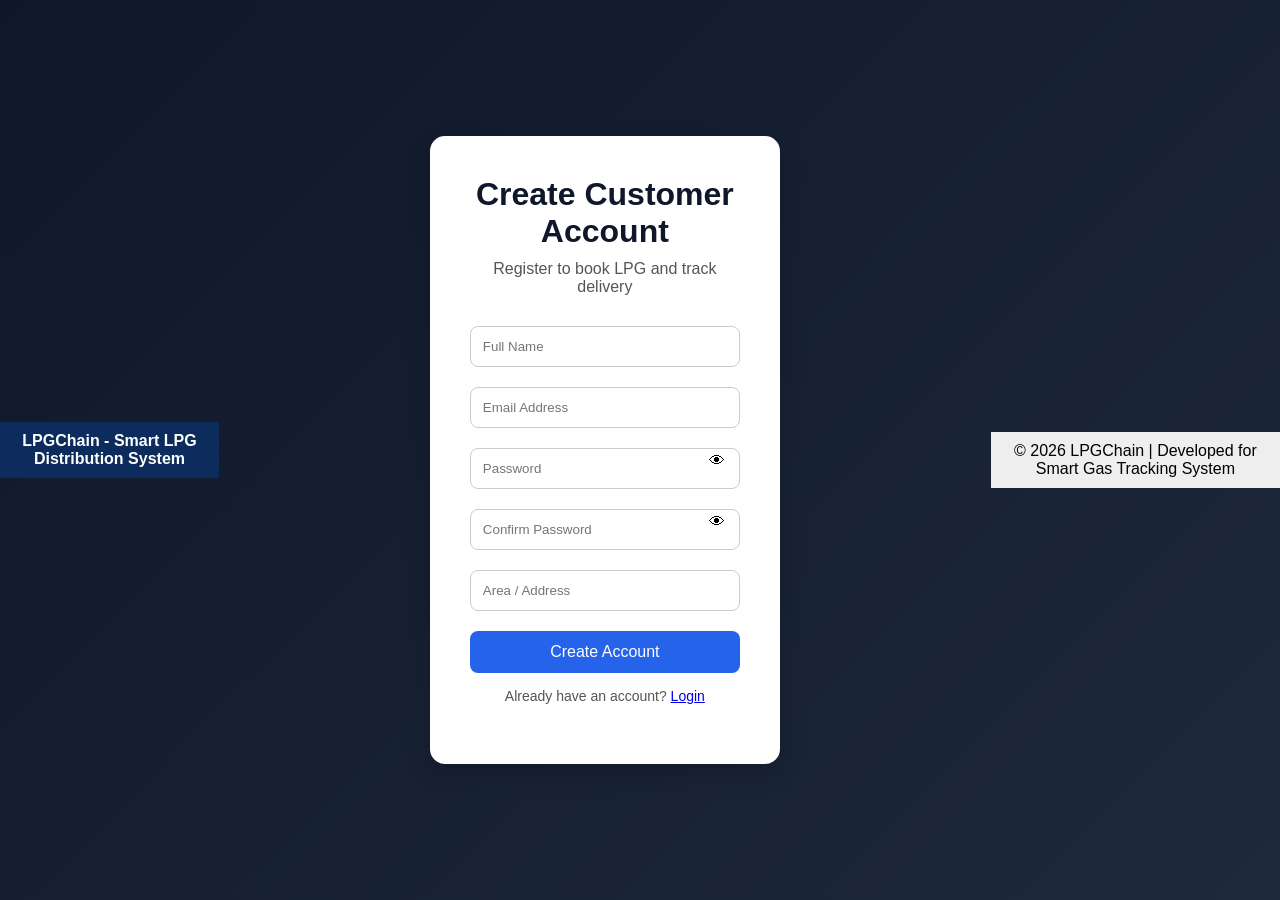
<file: frontend/register.html>
<!DOCTYPE html>

<html lang="en">

<head>
    <meta charset="UTF-8" />
    <meta name="viewport" content="width=device-width, initial-scale=1.0" />
    <title>Customer Register - LPGChain</title>
    <link rel="stylesheet" href="styles.css" />
</head>

<body>

  <div style="background:#0b2c5c; color:white; padding:10px; text-align:center; font-weight:bold;">
    LPGChain - Smart LPG Distribution System
  </div>

    <div class="container">
        <div class="login-box">
            <h1>Create Customer Account</h1>
            <p>Register to book LPG and track delivery</p>

            <form id="registerForm">
                <input type="text" id="name" placeholder="Full Name" required />
                <input type="email" id="email" placeholder="Email Address" required />

                <!-- Password -->
                <div style="position: relative;">
                    <input type="password" id="password" placeholder="Password" required
                        style="width: 100%; padding-right: 50px;" oncopy="return false" oncut="return false"
                        onpaste="return false" />
                    <span onclick="togglePassword('password')"
                        style="position: absolute; right: 15px; top: 14px; cursor: pointer; font-size: 16px;">
                        👁
                    </span>
                </div>

                <!-- Confirm Password -->
                <div style="position: relative;">
                    <input type="password" id="confirmPassword" placeholder="Confirm Password" required
                        style="width: 100%; padding-right: 50px;" oncopy="return false" oncut="return false"
                        onpaste="return false" />
                    <span onclick="togglePassword('confirmPassword')"
                        style="position: absolute; right: 15px; top: 14px; cursor: pointer; font-size: 16px;">
                        👁
                    </span>
                </div>

                <input type="text" id="address" placeholder="Area / Address" required />

                <button type="submit">Create Account</button>
            </form>

            <p style="margin-top: 15px; font-size: 14px;">
                Already have an account? <a href="login.html">Login</a>
            </p>
        </div>
    </div>

    <script>
        document.getElementById("registerForm").addEventListener("submit", async function(e) {
            e.preventDefault();

            const name = document.getElementById("name").value.trim();
            const email = document.getElementById("email").value.trim();
            const password = document.getElementById("password").value.trim();
            const confirmPassword = document.getElementById("confirmPassword").value.trim();
            const address = document.getElementById("address").value.trim();

            if (password !== confirmPassword) {
                alert("Passwords do not match!");
                return;
            }

            const userData = {
                name: name,
                email: email,
                password: password,
                role: "CUSTOMER",
                area: address
            };

            try {
                const response = await fetch("http://localhost:8080/api/users/register", {
                    method: "POST",
                    headers: {
                        "Content-Type": "application/json"
                    },
                    body: JSON.stringify(userData)
                });

                const result = await response.text();

                if (response.ok) {
                    alert("✅ Account created successfully! Redirecting to login...");
                    window.location.href = "index.html";
                } else {
                    alert("❌ Registration failed: " + result);
                }

            } catch (error) {
                alert("❌ Error connecting to backend!");
                console.error(error);
            }
        });

        function togglePassword(id) {
            const input = document.getElementById(id);
            input.type = input.type === "password" ? "text" : "password";
        }
    </script>

  <div style="text-align:center; padding:10px; background:#eee; margin-top:20px;">
    © 2026 LPGChain | Developed for Smart Gas Tracking System
  </div>

</body>
</html>
</file>
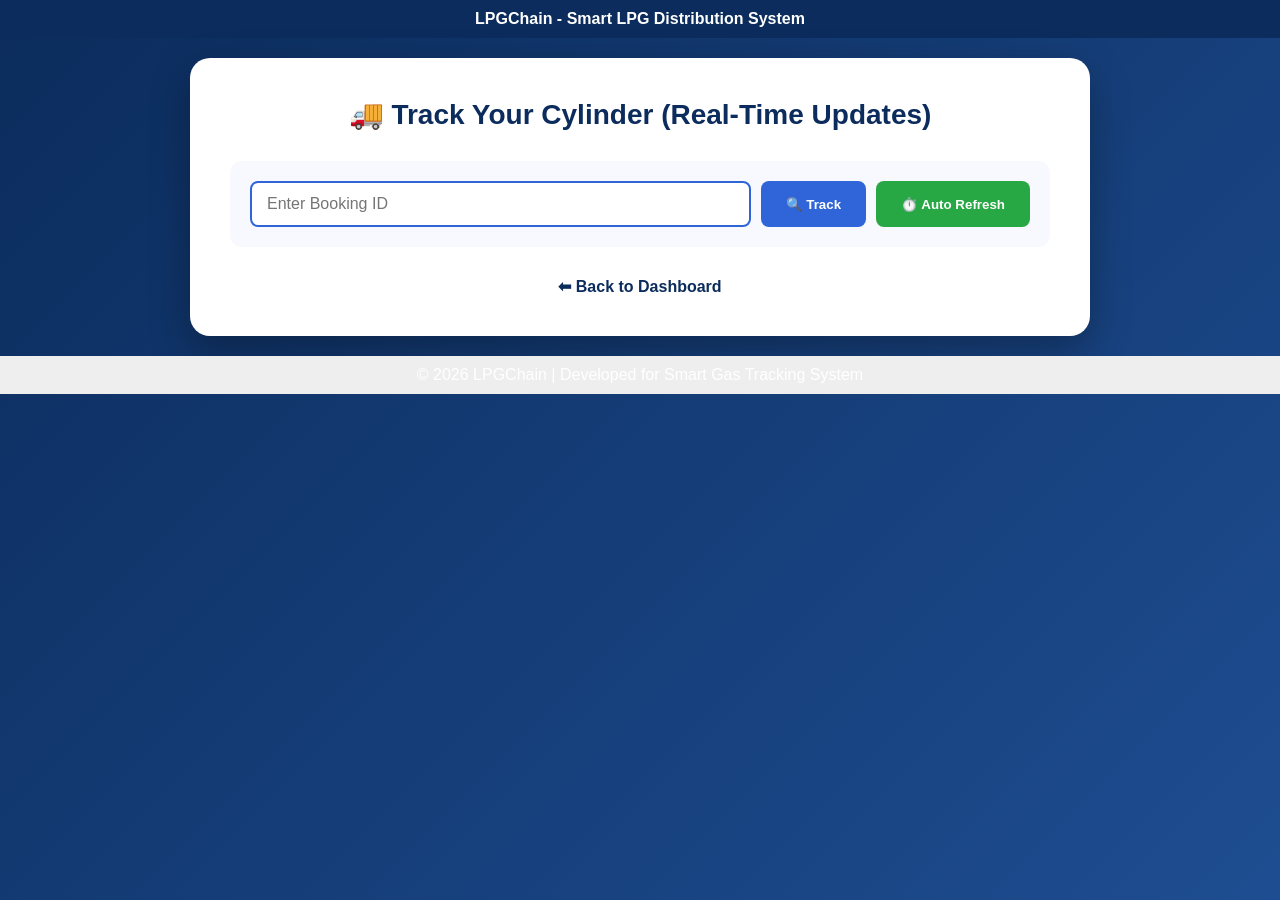
<file: frontend/track-order.html>
﻿<!DOCTYPE html>
<html lang="en">
<head>
  <meta charset="UTF-8">
  <title>Track Cylinder - LPGChain</title>
  <style>
    * {
      margin: 0;
      padding: 0;
      box-sizing: border-box;
    }

    body {
      font-family: 'Segoe UI', Tahoma, Geneva, Verdana, sans-serif;
      background: linear-gradient(135deg, #0b2c5c, #1e4d91);
      color: white;
      min-height: 100vh;
      padding: 20px;
    }

    .container {
      max-width: 900px;
      margin: 0 auto;
      background: white;
      color: black;
      padding: 40px;
      border-radius: 20px;
      box-shadow: 0 15px 40px rgba(0,0,0,0.3);
    }

    h2 {
      text-align: center;
      color: #0b2c5c;
      margin-bottom: 30px;
      font-size: 28px;
    }

    .search-section {
      background: #f8f9ff;
      padding: 20px;
      border-radius: 12px;
      margin-bottom: 30px;
      display: flex;
      gap: 10px;
      flex-wrap: wrap;
    }

    .search-section input {
      flex: 1;
      min-width: 200px;
      padding: 12px 15px;
      border: 2px solid #2f65d9;
      border-radius: 8px;
      font-size: 16px;
    }

    .search-section button {
      padding: 12px 25px;
      background: #2f65d9;
      color: white;
      border: none;
      border-radius: 8px;
      cursor: pointer;
      font-weight: bold;
      transition: 0.3s;
    }

    .search-section button:hover {
      background: #1e4fbf;
    }

    .booking-details {
      background: linear-gradient(135deg, #f8f9ff 0%, #e8ecf5 100%);
      padding: 25px;
      border-radius: 12px;
      margin-bottom: 30px;
      border-left: 5px solid #2f65d9;
      display: none;
    }

    .booking-details.show {
      display: block;
      animation: slideDown 0.3s ease;
    }

    @keyframes slideDown {
      from {
        opacity: 0;
        transform: translateY(-10px);
      }
      to {
        opacity: 1;
        transform: translateY(0);
      }
    }

    .detail-row {
      display: grid;
      grid-template-columns: repeat(auto-fit, minmax(240px, 1fr));
      gap: 20px;
      margin-bottom: 15px;
    }

    .detail-item {
      padding: 16px;
      background: white;
      border-radius: 10px;
      border-left: 4px solid #2f65d9;
    }

    .detail-label {
      font-size: 12px;
      color: #666;
      font-weight: bold;
      text-transform: uppercase;
      letter-spacing: 0.5px;
      margin-bottom: 5px;
    }

    .detail-value {
      font-size: 18px;
      font-weight: bold;
      color: #0b2c5c;
    }

    .timeline-section {
      margin-top: 40px;
      display: none;
    }

    .timeline-section.show {
      display: block;
    }

    .timeline-title {
      text-align: center;
      color: #0b2c5c;
      font-size: 20px;
      margin-bottom: 30px;
      font-weight: bold;
    }

    .timeline {
      position: relative;
      padding: 20px 0;
    }

    .timeline::before {
      content: "";
      position: absolute;
      left: 30px;
      top: 0;
      bottom: 0;
      width: 3px;
      background: #ddd;
    }

    .timeline-step {
      position: relative;
      margin-left: 100px;
      padding: 20px;
      margin-bottom: 25px;
      background: #f8f9ff;
      border-radius: 10px;
      border-left: 4px solid #ddd;
      transition: all 0.3s;
    }

    .timeline-step.active {
      background: linear-gradient(135deg, #e8f5e9 0%, #c8e6c9 100%);
      border-left-color: #28a745;
      box-shadow: 0 5px 15px rgba(40, 167, 69, 0.2);
    }

    .timeline-step.upcoming {
      background: #f8f9ff;
      border-left-color: #ddd;
    }

    .timeline-step::before {
      content: "";
      position: absolute;
      left: -43px;
      top: 25px;
      width: 24px;
      height: 24px;
      border-radius: 50%;
      background: white;
      border: 3px solid #ddd;
      transition: all 0.3s;
    }

    .timeline-step.active::before {
      background: #28a745;
      border-color: #28a745;
      box-shadow: 0 0 10px rgba(40, 167, 69, 0.5);
    }

    .step-title {
      font-size: 18px;
      font-weight: bold;
      color: #0b2c5c;
      margin-bottom: 8px;
    }

    .step-description {
      color: #666;
      font-size: 14px;
      margin-bottom: 8px;
    }

    .step-time {
      font-size: 12px;
      color: #999;
      font-style: italic;
    }

    .status-badge {
      display: inline-block;
      padding: 8px 16px;
      border-radius: 20px;
      font-weight: bold;
      font-size: 14px;
      margin-top: 10px;
    }

    .status-badge.booked {
      background: #fff3cd;
      color: #856404;
    }

    .status-badge.confirmed {
      background: #cfe2ff;
      color: #084298;
    }

    .status-badge.in-transit {
      background: #cff4fc;
      color: #055160;
    }

    .status-badge.delivered {
      background: #d1e7dd;
      color: #0a3622;
    }

    .back {
      text-align: center;
      margin-top: 30px;
    }

    .back a {
      color: #0b2c5c;
      text-decoration: none;
      font-weight: bold;
      font-size: 16px;
    }

    .back a:hover {
      color: #2f65d9;
    }

    .error-message {
      background: #f8d7da;
      color: #721c24;
      padding: 15px;
      border-radius: 8px;
      margin-top: 20px;
      border-left: 4px solid #f5c6cb;
      display: none;
    }

    .error-message.show {
      display: block;
    }
  </style>
</head>
<body>

  <div style="background:#0b2c5c; color:white; padding:10px; text-align:center; font-weight:bold; margin:-20px -20px 20px;">
    LPGChain - Smart LPG Distribution System
  </div>

  <div class="container">
    <h2>🚚 Track Your Cylinder (Real-Time Updates)</h2>

    <div class="search-section">
      <input type="number" id="bookingId" placeholder="Enter Booking ID" required>
      <button onclick="trackOrder()">🔍 Track</button>
      <button onclick="toggleAutoRefresh()" style="background: #28a745;">⏱️ Auto Refresh</button>
    </div>

    <div class="error-message" id="errorMsg"></div>

    <div class="booking-details" id="bookingDetails">
      <div class="detail-row">
        <div class="detail-item">
          <div class="detail-label">Booking ID</div>
          <div class="detail-value" id="detailId">-</div>
        </div>
        <div class="detail-item">
          <div class="detail-label">Customer Name</div>
          <div class="detail-value" id="detailName">-</div>
        </div>
      </div>

      <div class="detail-row">
        <div class="detail-item">
          <div class="detail-label">Delivery Address</div>
          <div class="detail-value" id="detailAddress">-</div>
        </div>
        <div class="detail-item">
          <div class="detail-label">Cylinder Type</div>
          <div class="detail-value" id="detailType">-</div>
        </div>
      </div>

      <div class="detail-row">
        <div class="detail-item">
          <div class="detail-label">Current Status</div>
          <div class="detail-value" id="detailStatus">-</div>
        </div>
        <div class="detail-item">
          <div class="detail-label">Estimated Delivery</div>
          <div class="detail-value" id="detailEstimated">-</div>
        </div>
      </div>
    </div>

    <div class="timeline-section" id="timelineSection">
      <div class="timeline-title">📍 Delivery Progress</div>
      
      <div class="timeline">
        <div class="timeline-step" id="step1">
          <div class="step-title">✓ Order Booked</div>
          <div class="step-description">Your LPG cylinder booking has been placed successfully</div>
          <div class="step-time" id="step1-time"></div>
        </div>

        <div class="timeline-step" id="step2">
          <div class="step-title">Confirmed by Distributor</div>
          <div class="step-description">Your booking has been confirmed and cylinder allocated</div>
          <div class="step-time" id="step2-time"></div>
        </div>

        <div class="timeline-step" id="step3">
          <div class="step-title">Out for Delivery</div>
          <div class="step-description">Your cylinder is on the way to your delivery address</div>
          <div class="step-time" id="step3-time"></div>
        </div>

        <div class="timeline-step" id="step4">
          <div class="step-title">Delivered</div>
          <div class="step-description">Your LPG cylinder has been successfully delivered</div>
          <div class="step-time" id="step4-time"></div>
        </div>
      </div>
    </div>

    <div class="back">
      <a href="customer-dashboard.html">⬅ Back to Dashboard</a>
    </div>
  </div>

<script>
  let autoRefreshInterval = null;
  let currentBookingId = null;

  async function trackOrder() {
    const bookingId = document.getElementById("bookingId").value;

    if (!bookingId) {
      showError("Please enter Booking ID");
      return;
    }

    currentBookingId = bookingId;
    await fetchAndDisplayBooking(bookingId);
  }

  async function fetchAndDisplayBooking(bookingId) {
    try {
      const response = await fetch(`http://localhost:8080/api/bookings/${bookingId}`);
      
      if (!response.ok) {
        showError("❌ Booking not found! Please check the ID.");
        document.getElementById("bookingDetails").classList.remove("show");
        document.getElementById("timelineSection").classList.remove("show");
        return;
      }

      const booking = await response.json();
      hideError();

      document.getElementById("detailId").textContent = booking.id;
      document.getElementById("detailName").textContent = booking.name;
      document.getElementById("detailAddress").textContent = booking.address;
      document.getElementById("detailType").textContent = booking.type;
      document.getElementById("detailStatus").innerHTML = `<span class="status-badge ${getStatusClass(booking.status)}">${booking.status}</span>`;
      document.getElementById("detailEstimated").textContent = computeEstimatedDate(booking.status);

      document.getElementById("bookingDetails").classList.add("show");
      document.getElementById("timelineSection").classList.add("show");

      updateTimeline(booking.status);

    } catch (error) {
      showError("❌ Error connecting to backend!");
      console.error(error);
    }
  }

  function computeEstimatedDate(status) {
    const now = new Date();
    if (status === "Delivered") {
      return formatDate(now);
    }

    let daysToAdd = 3;
    if (status === "Confirmed") {
      daysToAdd = 2;
    } else if (status === "Out for Delivery") {
      daysToAdd = 1;
    }

    const estimated = new Date(now);
    estimated.setDate(estimated.getDate() + daysToAdd);
    return formatDate(estimated);
  }

  function formatDate(date) {
    return date.toLocaleDateString('en-US', { year: 'numeric', month: 'short', day: 'numeric' });
  }

  function updateTimeline(status) {
    ['step1', 'step2', 'step3', 'step4'].forEach(stepId => {
      const step = document.getElementById(stepId);
      step.classList.remove('active', 'upcoming');
      step.classList.add('upcoming');
      document.getElementById(`${stepId}-time`).textContent = '';
    });

    if (["Booked", "Confirmed", "Out for Delivery", "Delivered"].includes(status)) {
      activateStep('step1', '✓ Completed');
    }
    if (["Confirmed", "Out for Delivery", "Delivered"].includes(status)) {
      activateStep('step2', '✓ Completed');
    }
    if (["Out for Delivery", "Delivered"].includes(status)) {
      activateStep('step3', status === 'Delivered' ? '✓ Completed' : '🚚 In Progress...');
    }
    if (status === 'Delivered') {
      activateStep('step4', '✓ Delivered');
    }
  }

  function activateStep(stepId, message) {
    const step = document.getElementById(stepId);
    step.classList.remove('upcoming');
    step.classList.add('active');
    document.getElementById(`${stepId}-time`).textContent = message;
  }

  function getStatusClass(status) {
    switch (status) {
      case 'Booked': return 'booked';
      case 'Confirmed': return 'confirmed';
      case 'Out for Delivery': return 'in-transit';
      case 'Delivered': return 'delivered';
      default: return 'booked';
    }
  }

  function showError(message) {
    const errorMsg = document.getElementById('errorMsg');
    errorMsg.textContent = message;
    errorMsg.classList.add('show');
  }

  function hideError() {
    const errorMsg = document.getElementById('errorMsg');
    errorMsg.classList.remove('show');
  }

  function toggleAutoRefresh() {
    if (autoRefreshInterval) {
      clearInterval(autoRefreshInterval);
      autoRefreshInterval = null;
      alert('✓ Auto-refresh stopped');
      return;
    }

    if (!currentBookingId) {
      alert('Please search for a booking first');
      return;
    }

    autoRefreshInterval = setInterval(() => {
      fetchAndDisplayBooking(currentBookingId);
    }, 3000);

    alert('✓ Auto-refresh enabled! Updates every 3 seconds');
  }
</script>

  <div style="text-align:center; padding:10px; background:#eee; margin:20px -40px -40px; border-radius: 0 0 20px 20px;">
    © 2026 LPGChain | Developed for Smart Gas Tracking System
  </div>

</body>
</html>
</file>
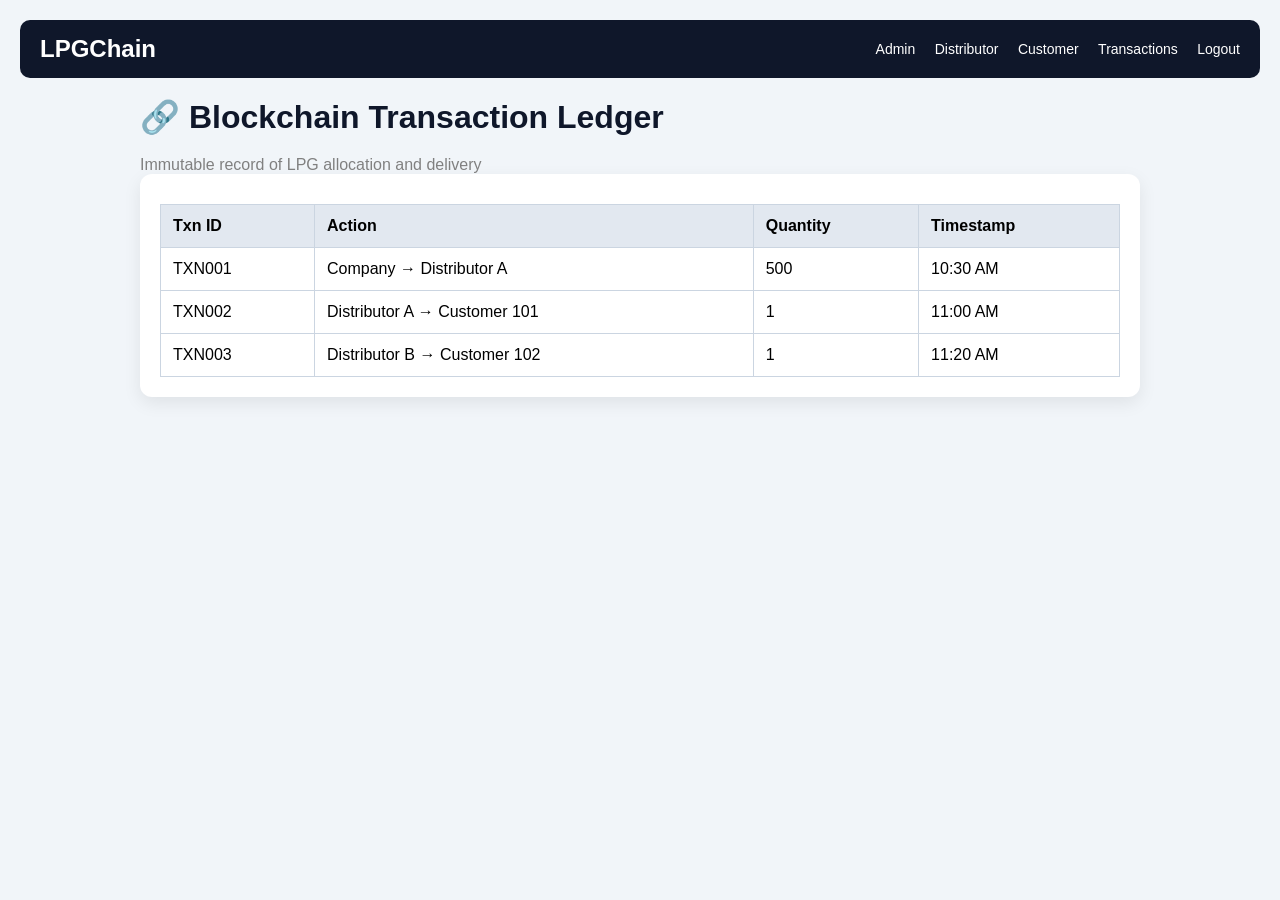
<file: frontend/transactions.html>
<!DOCTYPE html>
<html lang="en">
<head>
  <meta charset="UTF-8">
  <title>Transaction Log - LPGChain</title>
  <link rel="stylesheet" href="dashboard.css">
</head>
<body>

<div class="navbar">
  <h2>LPGChain</h2>
  <div>
    <a href="admin.html">Admin</a>
    <a href="distributor.html">Distributor</a>
    <a href="customer.html">Customer</a>
    <a href="transactions.html">Transactions</a>
    <a href="login.html">Logout</a>
  </div>
</div>

<div class="container">
<h1>🔗 Blockchain Transaction Ledger</h1>
<p style="color: gray;">
  Immutable record of LPG allocation and delivery
</p>
  <div class="section">
    <table>
      <tr>
        <th>Txn ID</th>
        <th>Action</th>
        <th>Quantity</th>
        <th>Timestamp</th>
      </tr>
      <tr>
        <td>TXN001</td>
        <td>Company → Distributor A</td>
        <td>500</td>
        <td>10:30 AM</td>
      </tr>
      <tr>
        <td>TXN002</td>
        <td>Distributor A → Customer 101</td>
        <td>1</td>
        <td>11:00 AM</td>
      </tr>
      <tr>
        <td>TXN003</td>
        <td>Distributor B → Customer 102</td>
        <td>1</td>
        <td>11:20 AM</td>
      </tr>
    </table>
  </div>
</div>

</body>
</html>
</file>
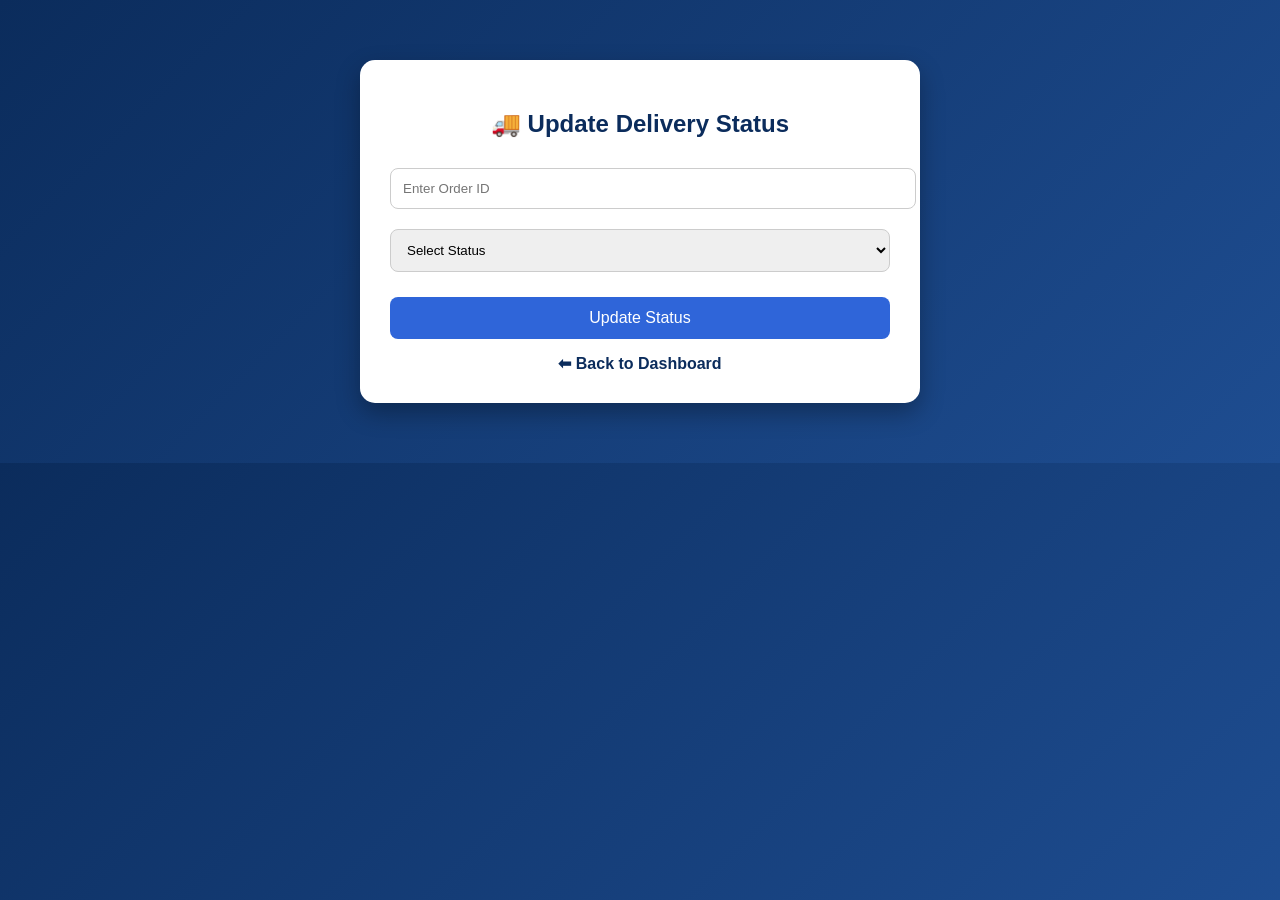
<file: frontend/update-status.html>
<!DOCTYPE html>
<html lang="en">
<head>
  <meta charset="UTF-8">
  <title>Update Delivery Status - LPGChain</title>
  <style>
    body {
      font-family: Arial;
      margin: 0;
      background: linear-gradient(135deg, #0b2c5c, #1e4d91);
      color: white;
    }

    .container {
      max-width: 500px;
      margin: 60px auto;
      background: white;
      color: black;
      padding: 30px;
      border-radius: 15px;
      box-shadow: 0 10px 25px rgba(0,0,0,0.3);
    }

    h2 {
      text-align: center;
      color: #0b2c5c;
    }

    input, select {
      width: 100%;
      padding: 12px;
      margin: 10px 0;
      border-radius: 8px;
      border: 1px solid #ccc;
    }

    button {
      width: 100%;
      padding: 12px;
      background: #2f65d9;
      color: white;
      border: none;
      border-radius: 8px;
      margin-top: 15px;
      cursor: pointer;
      font-size: 16px;
    }

    button:hover {
      background: #1e4fbf;
    }

    .back {
      text-align: center;
      margin-top: 15px;
    }

    .back a {
      color: #0b2c5c;
      text-decoration: none;
      font-weight: bold;
    }
  </style>
</head>

<body>

<div class="container">
  <h2>🚚 Update Delivery Status</h2>

  <form id="statusForm">
    <input type="text" id="orderId" placeholder="Enter Order ID" required>

    <select id="status" required>
      <option value="">Select Status</option>
      <option value="Booked">Booked</option>
      <option value="Confirmed">Confirmed</option>
      <option value="Out for Delivery">Out for Delivery</option>
      <option value="Delivered">Delivered</option>
    </select>

    <button type="submit">Update Status</button>
  </form>

  <div class="back">
    <a href="distributor-dashboard.html">⬅ Back to Dashboard</a>
  </div>
</div>

<script>
document.getElementById("statusForm").addEventListener("submit", async function(e) {
  e.preventDefault();

  const orderId = document.getElementById("orderId").value;
  const status = document.getElementById("status").value;

  try {
    const response = await fetch(`http://localhost:8080/api/bookings/update-status/${orderId}?status=${encodeURIComponent(status)}`, {
      method: "PUT"
    });

    const result = await response.text();
    alert(result);
    document.getElementById("statusForm").reset();

  } catch (error) {
    alert("Error updating status!");
    console.error(error);
  }
});
</script>

</body>
</html>
</file>
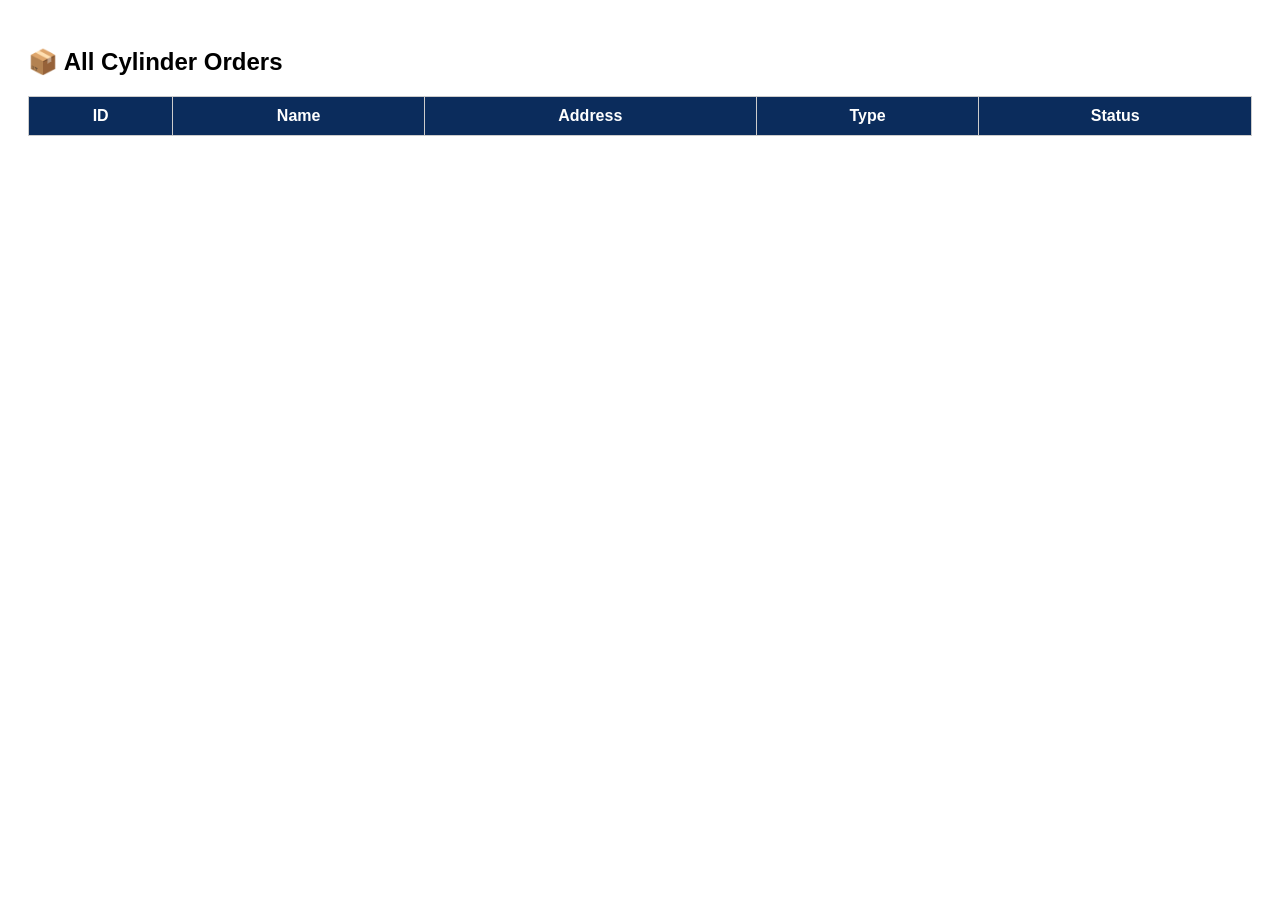
<file: frontend/view-orders.html>
<!DOCTYPE html>
<html>
<head>
  <title>View Orders</title>
  <style>
    body { font-family: Arial; padding: 20px; }
    table {
      width: 100%;
      border-collapse: collapse;
    }
    th, td {
      border: 1px solid #ccc;
      padding: 10px;
      text-align: center;
    }
    th {
      background: #0b2c5c;
      color: white;
    }
  </style>
</head>

<body>
  <div class="container">
    <h2>📦 All Cylinder Orders</h2>
    <table border="1" width="100%" cellpadding="10" cellspacing="0" style="background:white; color:black; border-collapse: collapse;">
      <thead style="background:#0b2c5c; color:white;">
        <tr>
          <th>ID</th>
          <th>Name</th>
          <th>Address</th>
          <th>Type</th>
          <th>Status</th>
        </tr>
      </thead>
      <tbody id="ordersTable">
      </tbody>
    </table>

    <div style="text-align:center; margin-top:20px;">
      <a href="distributor-dashboard.html" style="color:white; text-decoration:none; font-weight:bold;">⬅ Back to Dashboard</a>
    </div>
  </div>

<script>
  async function loadOrders() {
    try {
      const response = await fetch("http://localhost:8080/api/bookings/all");
      const bookings = await response.json();

      const table = document.getElementById("ordersTable");
      table.innerHTML = "";

      bookings.forEach(booking => {
        table.innerHTML += `
          <tr>
            <td>${booking.id}</td>
            <td>${booking.name}</td>
            <td>${booking.address}</td>
            <td>${booking.type}</td>
            <td>${booking.status}</td>
          </tr>
        `;
      });

    } catch (error) {
      console.error("Error loading bookings:", error);
      alert("Error loading orders!");
    }
  }

  loadOrders();
</script>

</body>
</html>
</file>
<file: frontend/styles.css>
* {
  margin: 0;
  padding: 0;
  box-sizing: border-box;
  font-family: Arial, sans-serif;
}

body {
  background: linear-gradient(135deg, #0f172a, #1e293b);
  height: 100vh;
  display: flex;
  justify-content: center;
  align-items: center;
}

.container {
  width: 100%;
  display: flex;
  justify-content: center;
  align-items: center;
}

.login-box {
  background: white;
  padding: 40px;
  width: 350px;
  border-radius: 15px;
  box-shadow: 0 10px 25px rgba(0,0,0,0.2);
  text-align: center;
}

.login-box h1 {
  margin-bottom: 10px;
  color: #0f172a;
}

.login-box p {
  margin-bottom: 20px;
  color: #555;
}

form input,
form select {
  width: 100%;
  padding: 12px;
  margin: 10px 0;
  border: 1px solid #ccc;
  border-radius: 8px;
  outline: none;
}

form button {
  width: 100%;
  padding: 12px;
  background: #2563eb;
  color: white;
  border: none;
  border-radius: 8px;
  margin-top: 10px;
  cursor: pointer;
  font-size: 16px;
}

form button:hover {
  background: #1d4ed8;
}

.section {
  background: rgba(255, 255, 255, 0.08);
  padding: 18px;
  margin-top: 20px;
  border-radius: 12px;
  text-align: center;
  border-left: 5px solid #00c3ff;
}

.section h2 {
  margin-bottom: 10px;
  color: #ffffff;
}

.section p, .section li {
  color: #eaeaea;
  font-size: 15px;
  line-height: 1.6;
}

.section ul {
  padding-left: 20px;
}

.tracking-container {
  display: flex;
  justify-content: space-between;
  margin-top: 20px;
  gap: 10px;
  flex-wrap: wrap;
}

.tracking-step {
  flex: 1;
  min-width: 120px;
  padding: 12px;
  border-radius: 10px;
  background: rgba(255,255,255,0.08);
  color: #bbb;
  text-align: center;
  font-weight: bold;
  border: 2px solid #555;
  transition: 0.3s;
}

.tracking-step.active {
  background: #00c853;
  color: white;
  border-color: #00ff88;
  box-shadow: 0 0 10px rgba(0, 255, 136, 0.5);
}
</file>
<file: frontend/dashboard.css>
* {
  margin: 0;
  padding: 0;
  box-sizing: border-box;
  font-family: Arial, sans-serif;
}

body {
  background: #f1f5f9;
  padding: 20px;
}

h1 {
  color: #0f172a;
  margin-bottom: 20px;
}

.container {
  max-width: 1000px;
  margin: auto;
}

.card-grid {
  display: grid;
  grid-template-columns: repeat(auto-fit, minmax(220px, 1fr));
  gap: 20px;
  margin-bottom: 30px;
}

.card {
  background: white;
  padding: 20px;
  border-radius: 12px;
  box-shadow: 0 6px 18px rgba(0,0,0,0.08);
}

.card h3 {
  margin-bottom: 10px;
  color: #1e293b;
}

.card p {
  font-size: 20px;
  font-weight: bold;
  color: #2563eb;
}

.section {
  background: white;
  padding: 20px;
  border-radius: 12px;
  box-shadow: 0 6px 18px rgba(0,0,0,0.08);
  margin-bottom: 20px;
}

.section h2 {
  margin-bottom: 15px;
  color: #0f172a;
}

input, select, textarea, button {
  width: 100%;
  padding: 12px;
  margin: 10px 0;
  border: 1px solid #cbd5e1;
  border-radius: 8px;
}

button {
  background: #2563eb;
  color: white;
  border: none;
  cursor: pointer;
}

button:hover {
  background: #1d4ed8;
}

table {
  width: 100%;
  border-collapse: collapse;
  margin-top: 10px;
}

table, th, td {
  border: 1px solid #cbd5e1;
}

th, td {
  padding: 12px;
  text-align: left;
}

th {
  background: #e2e8f0;
}
.navbar {
  background: #0f172a;
  color: white;
  padding: 15px 20px;
  display: flex;
  justify-content: space-between;
  align-items: center;
  margin-bottom: 20px;
  border-radius: 10px;
}

.navbar a {
  color: white;
  margin-left: 15px;
  text-decoration: none;
  font-size: 14px;
}

.navbar a:hover {
  text-decoration: underline;
}
.card:nth-child(1) {
  border-left: 5px solid #2563eb;
}

.card:nth-child(2) {
  border-left: 5px solid #16a34a;
}

.card:nth-child(3) {
  border-left: 5px solid #dc2626;
}
</file>
